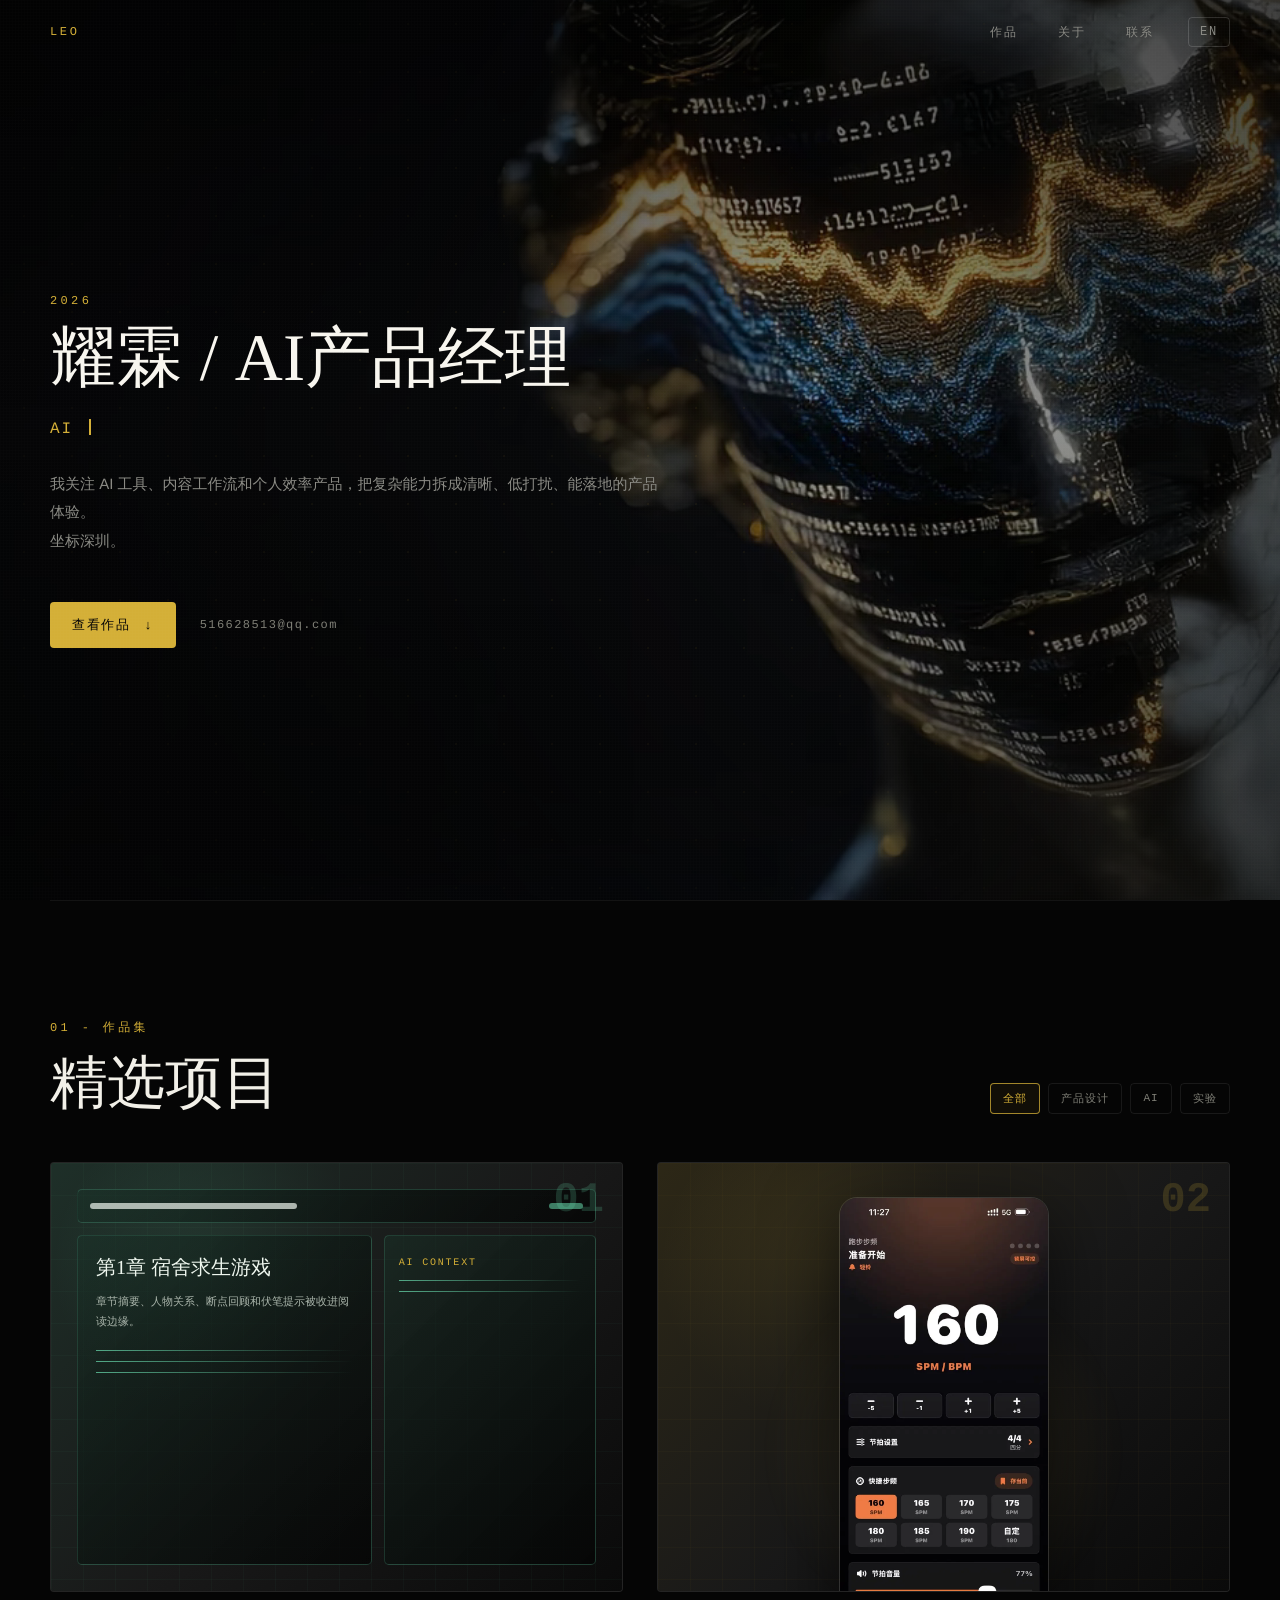
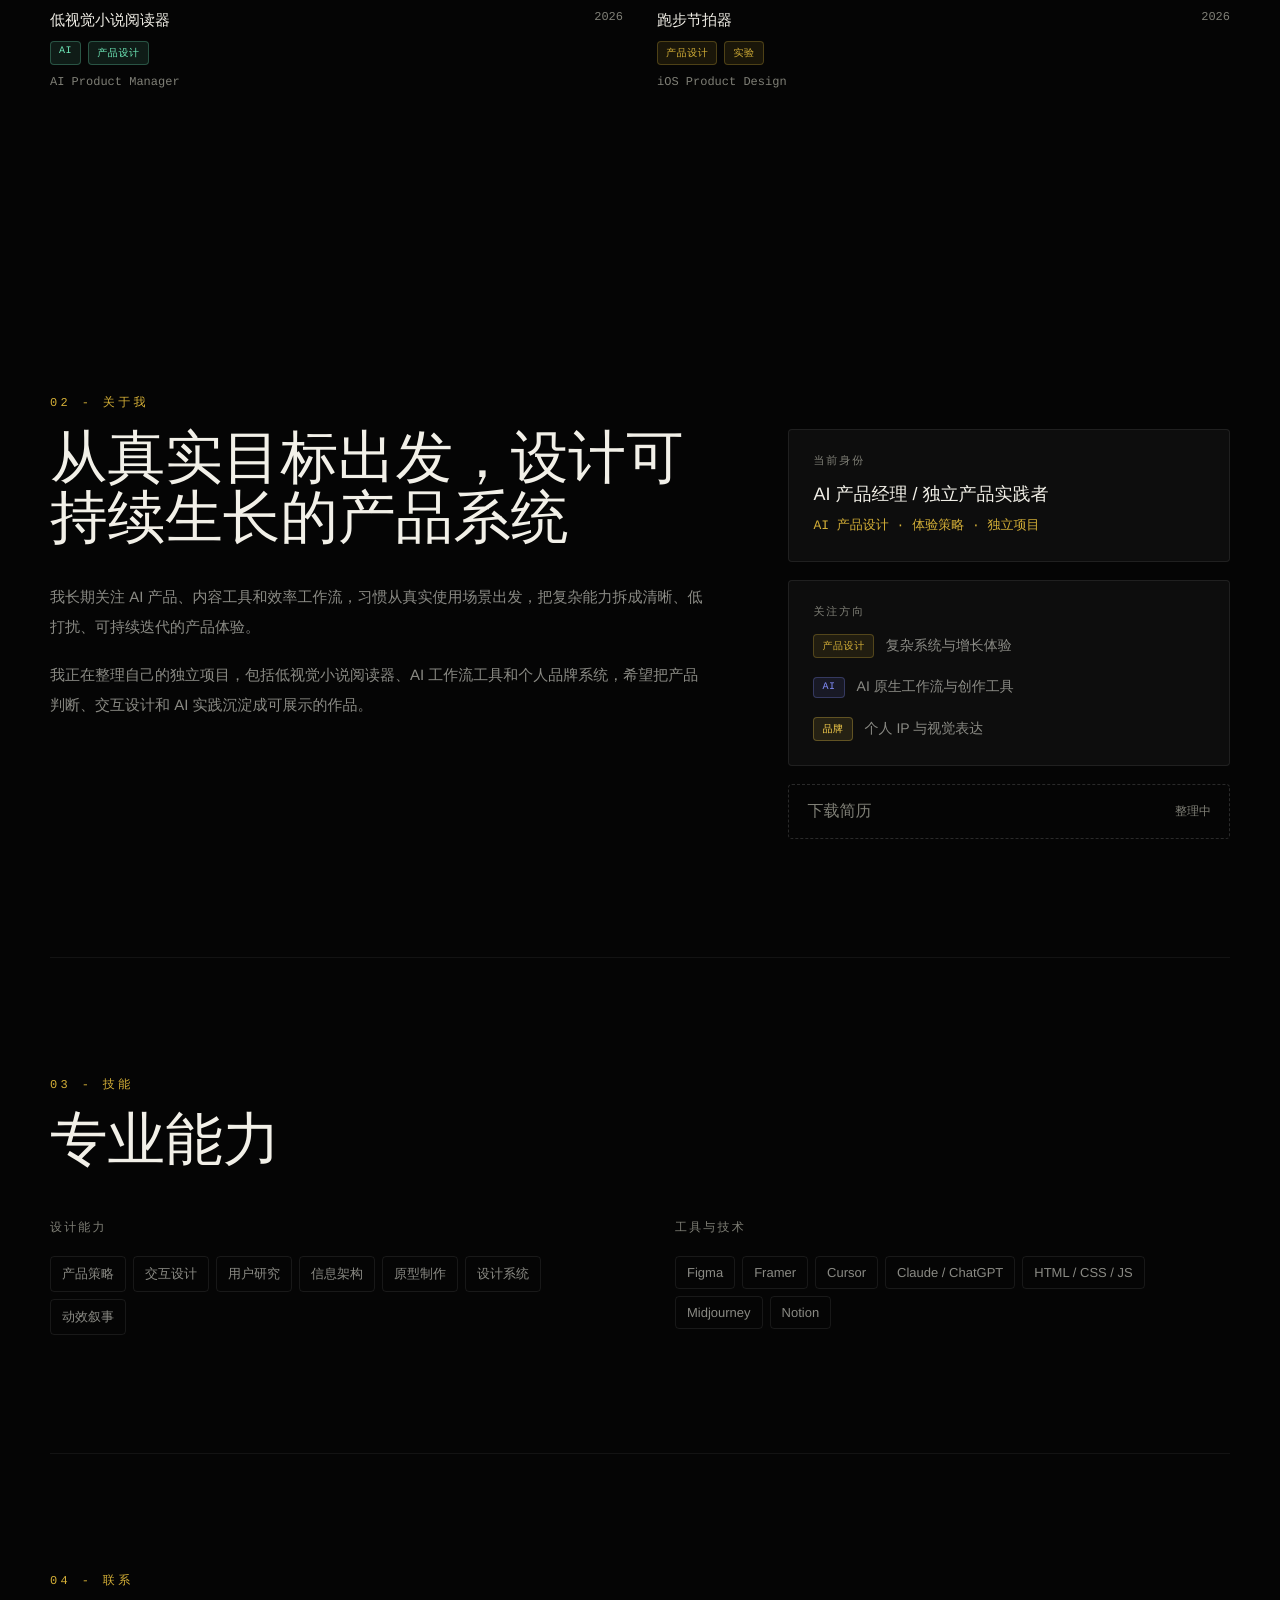
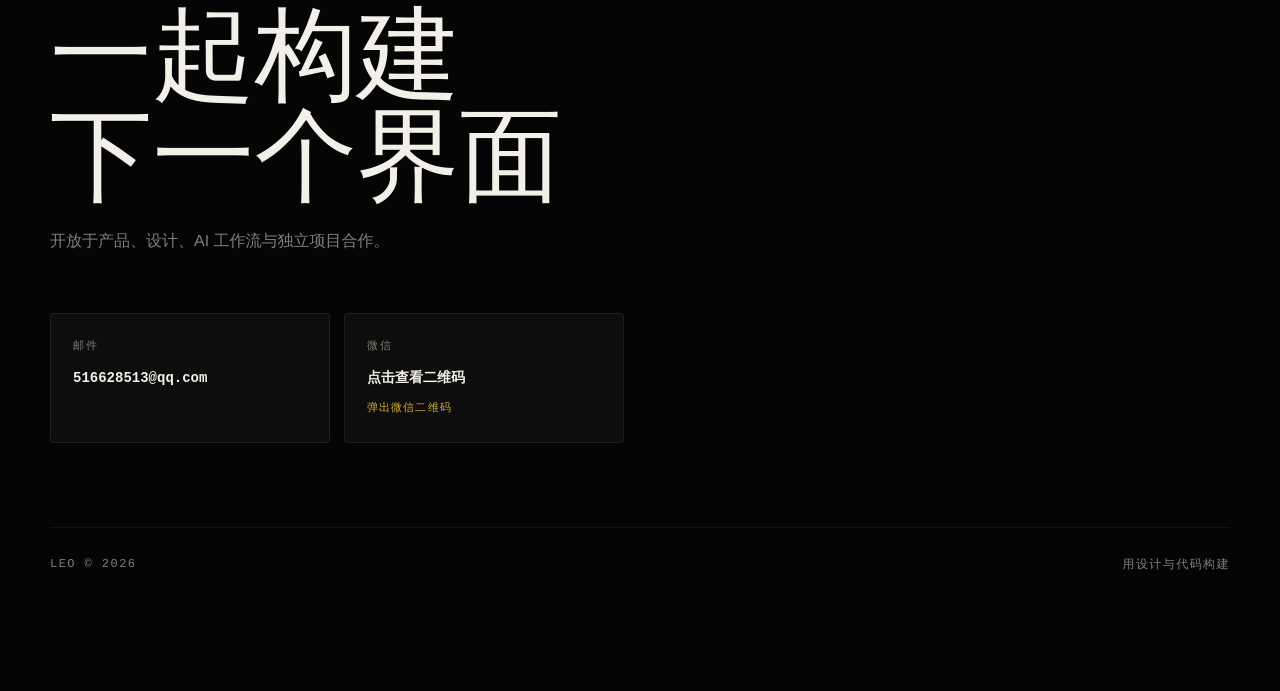
<file: index.html>
<!doctype html>
<html lang="zh-CN">
  <head>
    <meta charset="utf-8" />
    <meta name="viewport" content="width=device-width, initial-scale=1" />
    <title>耀霖 - AI 产品经理作品集</title>
    <meta
      name="description"
      content="耀霖的个人作品集：AI 产品经理，关注产品设计、交互体验、AI 工具和独立项目。"
    />
    <link rel="canonical" href="https://geyaolin.cn/" />
    <meta name="theme-color" content="#050505" />
    <meta property="og:type" content="website" />
    <meta property="og:site_name" content="耀霖 Portfolio" />
    <meta property="og:title" content="耀霖 - AI 产品经理作品集" />
    <meta property="og:description" content="耀霖的个人作品集：AI 产品经理，关注产品设计、交互体验、AI 工具和独立项目。" />
    <meta property="og:url" content="https://geyaolin.cn/" />
    <meta property="og:image" content="https://geyaolin.cn/assets/hero-cover.jpg" />
    <meta name="twitter:card" content="summary_large_image" />
    <meta name="twitter:title" content="耀霖 - AI 产品经理作品集" />
    <meta name="twitter:description" content="耀霖的个人作品集：AI 产品经理，关注产品设计、交互体验、AI 工具和独立项目。" />
    <meta name="twitter:image" content="https://geyaolin.cn/assets/hero-cover.jpg" />
    <link rel="stylesheet" href="./styles.css" />
  </head>
  <body>
    <header class="site-header" data-header>
      <nav class="nav-shell" aria-label="Primary navigation">
        <a class="brand-mark" href="#top" data-scroll>LEO</a>

        <div class="nav-links" data-nav-links>
          <button class="nav-link" type="button" data-goto="#work" data-i18n="nav.work">作品</button>
          <button class="nav-link" type="button" data-goto="#about" data-i18n="nav.about">关于</button>
          <button class="nav-link" type="button" data-goto="#contact" data-i18n="nav.contact">联系</button>
          <button class="lang-toggle" type="button" data-lang-toggle>EN</button>
        </div>

        <div class="mobile-actions">
          <button class="lang-toggle mobile-lang" type="button" data-lang-toggle-mobile>EN</button>
          <button class="menu-toggle" type="button" aria-label="打开菜单" aria-expanded="false" data-menu-toggle>
            <span></span>
            <span></span>
            <span></span>
          </button>
        </div>
      </nav>

      <div class="mobile-menu" data-mobile-menu>
        <button type="button" data-goto="#work" data-i18n="nav.work">作品</button>
        <button type="button" data-goto="#about" data-i18n="nav.about">关于</button>
        <button type="button" data-goto="#contact" data-i18n="nav.contact">联系</button>
      </div>
    </header>

    <main id="top">
      <section class="hero-section" aria-label="Intro">
        <video class="hero-video" autoplay muted playsinline loop preload="metadata" poster="./assets/hero-cover.jpg" aria-hidden="true">
          <source src="./assets/hero-bg.webm" type="video/webm" />
          <source src="./assets/hero-bg-optimized.mp4" type="video/mp4" />
        </video>
        <div class="hero-shade" aria-hidden="true"></div>
        <div class="hero-grid" aria-hidden="true"></div>

        <div class="hero-content reveal">
          <p class="eyebrow" data-i18n="hero.year">2026</p>
          <h1 data-i18n="hero.title">耀霖 / AI<br class="mobile-title-break" />产品经理</h1>
          <p class="type-line">
            <span data-typewriter></span><span class="caret" aria-hidden="true"></span>
          </p>
          <p class="hero-copy" data-i18n="hero.tagline">
            我关注 AI 工具、内容工作流和个人效率产品，把复杂能力拆成清晰、低打扰、能落地的产品体验。坐标深圳。
          </p>

          <div class="hero-actions">
            <button class="primary-action" type="button" data-goto="#work">
              <span data-i18n="hero.cta">查看作品</span>
              <span aria-hidden="true">↓</span>
            </button>
            <a class="quiet-link" href="mailto:516628513@qq.com" data-email-link>516628513@qq.com</a>
          </div>
        </div>
      </section>

      <section class="section-shell section-line" id="work">
        <div class="section-heading">
          <div>
            <p class="eyebrow reveal" data-i18n="work.kicker">01 - 作品集</p>
            <h2 class="section-title reveal" data-i18n="work.title">精选项目</h2>
          </div>
          <div class="filter-row reveal" data-filter-row aria-label="Project filters"></div>
        </div>

        <div class="project-grid" data-project-grid></div>
        <p class="section-note reveal" data-i18n="work.note">更多项目正在整理中</p>
      </section>

      <section class="section-shell" id="about">
        <p class="eyebrow reveal" data-i18n="about.kicker">02 - 关于我</p>
        <div class="about-layout">
          <div>
            <h2 class="section-title about-title reveal" data-i18n="about.title">
              从真实目标出发，设计可持续生长的产品系统
            </h2>
            <div class="about-copy reveal" data-about-copy></div>
          </div>

          <aside class="info-stack reveal" aria-label="Profile highlights">
            <div class="info-panel">
              <p class="panel-label" data-i18n="about.currentLabel">当前身份</p>
              <p class="panel-title" data-i18n="about.current">AI 产品经理 / 独立产品实践者</p>
              <p class="panel-accent" data-i18n="about.focus">AI 产品设计 · 体验策略 · 独立项目</p>
            </div>

            <div class="info-panel">
              <p class="panel-label" data-i18n="about.directionLabel">关注方向</p>
              <div class="tag-list" data-direction-tags></div>
            </div>

            <a class="resume-strip" aria-disabled="true" data-resume-link>
              <span data-i18n="about.resume">下载简历</span>
              <span data-i18n="about.resumeState">整理中</span>
            </a>
          </aside>
        </div>
      </section>

      <section class="section-shell section-line">
        <p class="eyebrow reveal" data-i18n="skills.kicker">03 - 技能</p>
        <h2 class="section-title reveal" data-i18n="skills.title">专业能力</h2>
        <div class="skill-layout" data-skill-layout></div>
      </section>

      <section class="section-shell section-line" id="contact">
        <p class="eyebrow reveal" data-i18n="contact.kicker">04 - 联系</p>
        <h2 class="contact-title reveal" data-i18n="contact.title">一起构建<br />下一个界面</h2>
        <p class="contact-copy reveal" data-i18n="contact.tagline">
          开放于产品、设计、AI 工作流与独立项目合作。
        </p>

        <div class="contact-grid reveal">
          <button class="contact-card" type="button" data-copy="email">
            <span class="panel-label" data-i18n="contact.emailLabel">邮件</span>
            <strong data-contact-email>516628513@qq.com</strong>
            <small data-copy-state="email"> </small>
          </button>
          <button class="contact-card" type="button" data-copy="wechat" aria-haspopup="dialog" aria-controls="wechat-qr-modal">
            <span class="panel-label" data-i18n="contact.wechatLabel">微信</span>
            <strong data-contact-wechat>点击查看二维码</strong>
            <small data-copy-state="wechat"> </small>
          </button>
        </div>

        <footer class="site-footer reveal">
          <span data-i18n="footer.copyright">LEO © 2026</span>
          <span data-i18n="footer.made">用设计与代码构建</span>
        </footer>
      </section>
    </main>

    <div class="qr-modal" id="wechat-qr-modal" role="dialog" aria-modal="true" aria-labelledby="wechat-qr-title" hidden data-qr-modal>
      <button class="qr-backdrop" type="button" aria-label="关闭微信二维码" data-qr-close></button>
      <div class="qr-dialog" role="document">
        <button class="qr-close" type="button" aria-label="关闭微信二维码" data-qr-close>X</button>
        <p class="eyebrow" data-i18n="contact.qrKicker">WECHAT</p>
        <h2 id="wechat-qr-title" data-i18n="contact.qrTitle">微信二维码</h2>
        <div class="qr-frame">
          <img src="./assets/wechat-qr.jpg" alt="LEO 微信二维码" data-qr-image />
        </div>
        <p class="qr-caption" data-i18n="contact.qrSubtitle">添加 LEO，一起聊产品、AI 和生活。</p>
      </div>
    </div>

    <script src="./content.js"></script>
    <script src="./script.js"></script>
  </body>
</html>
</file>
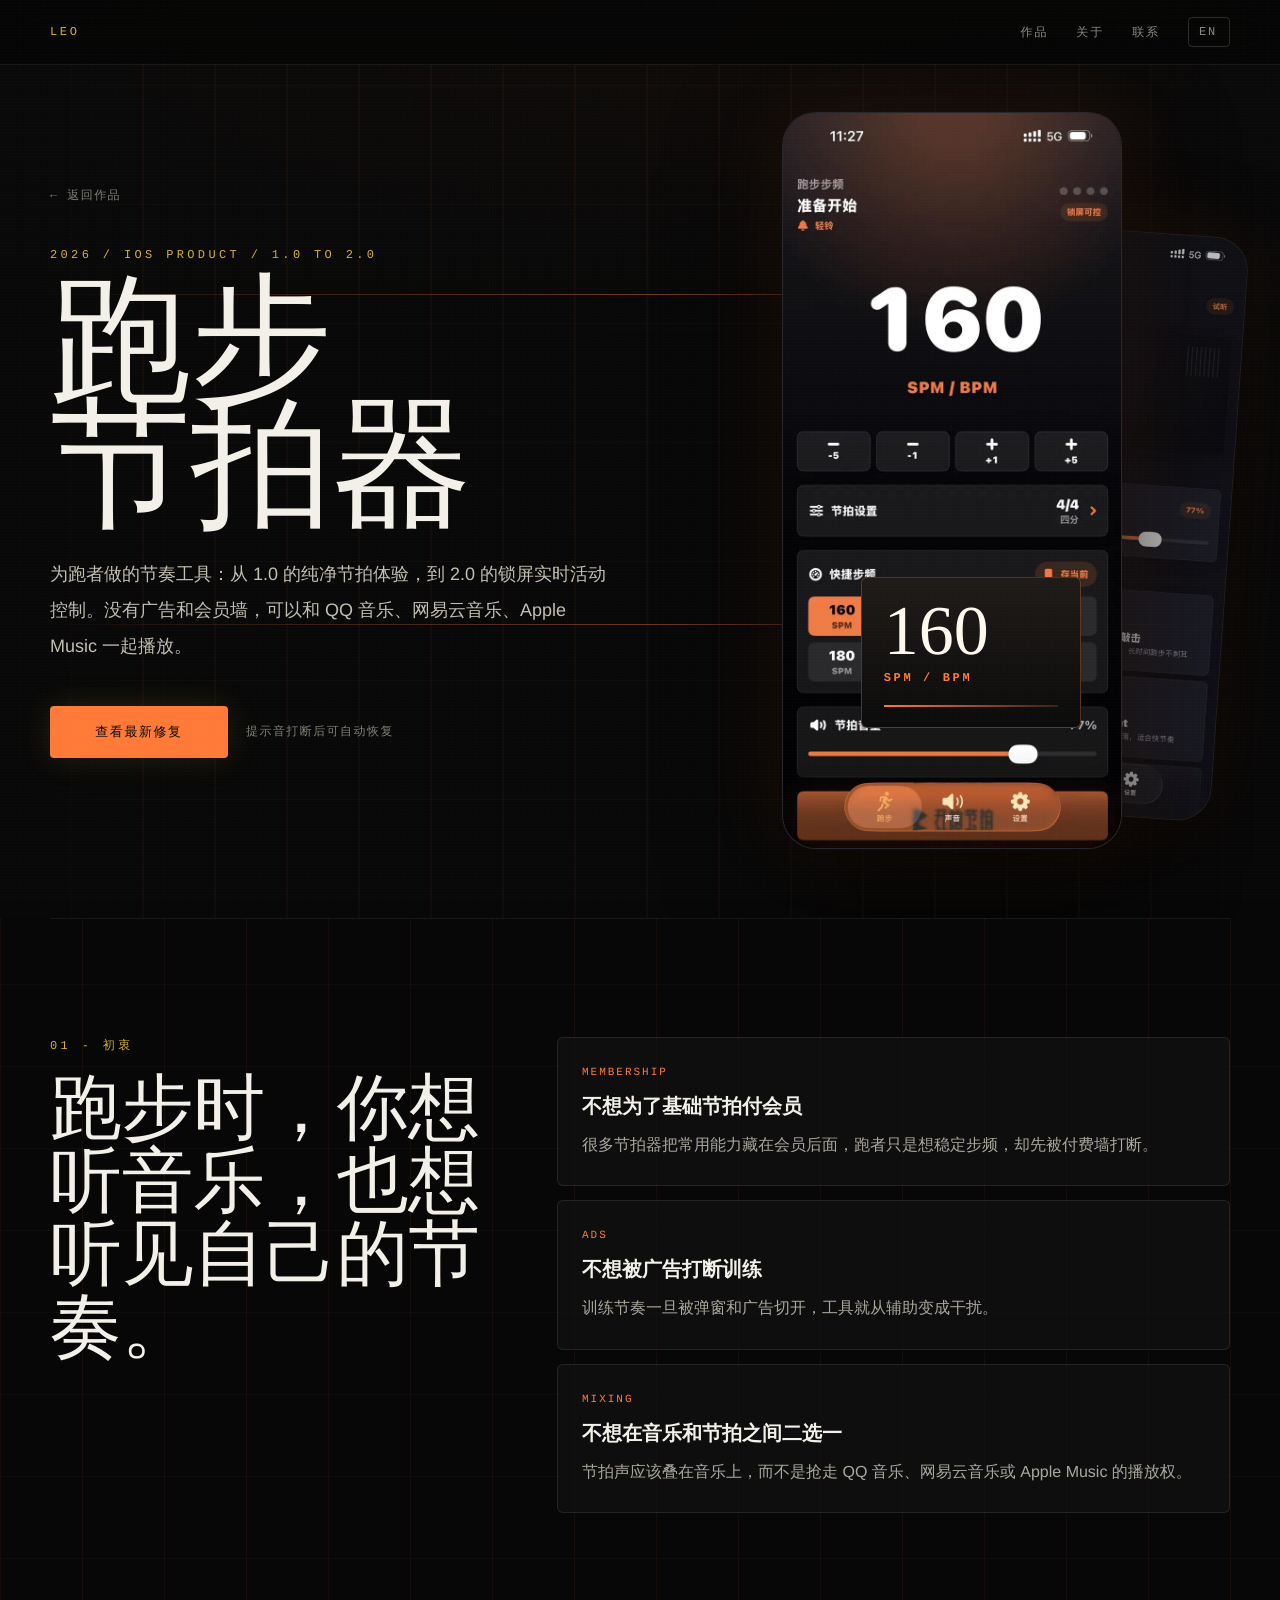
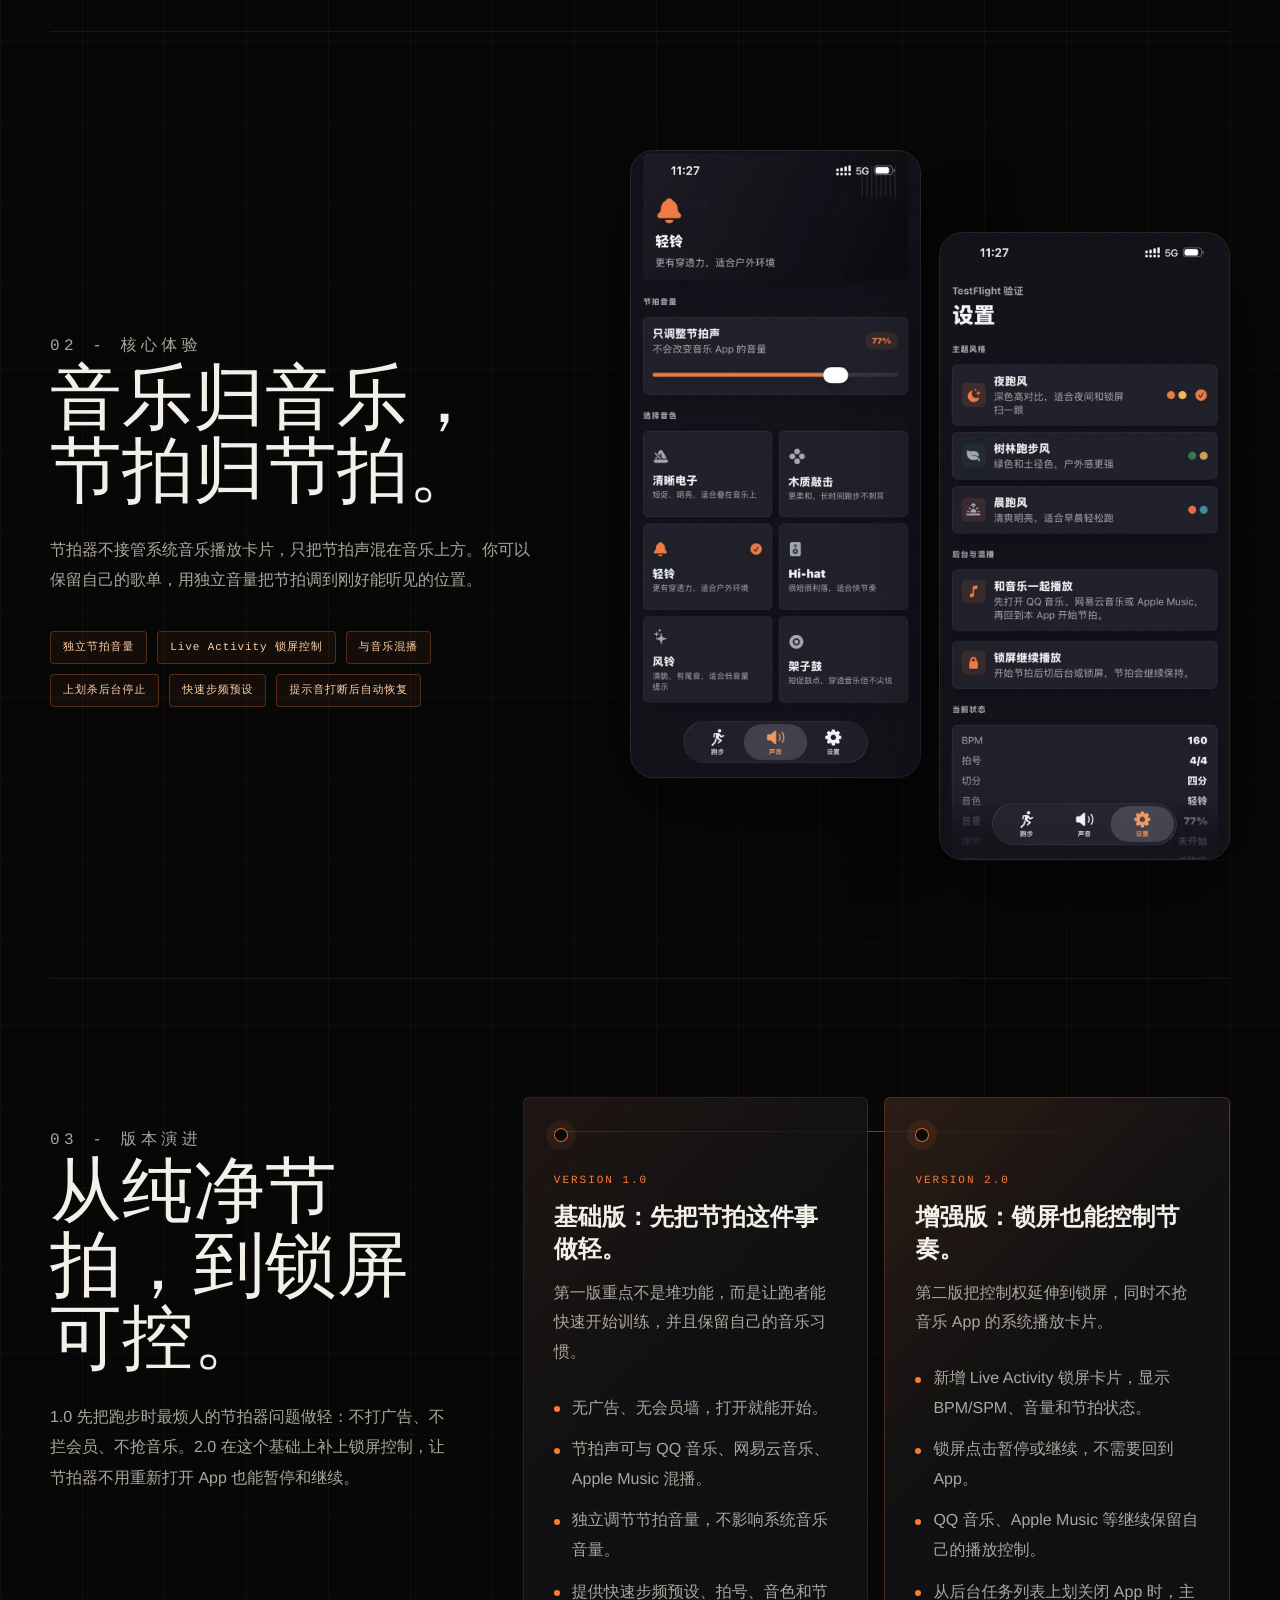
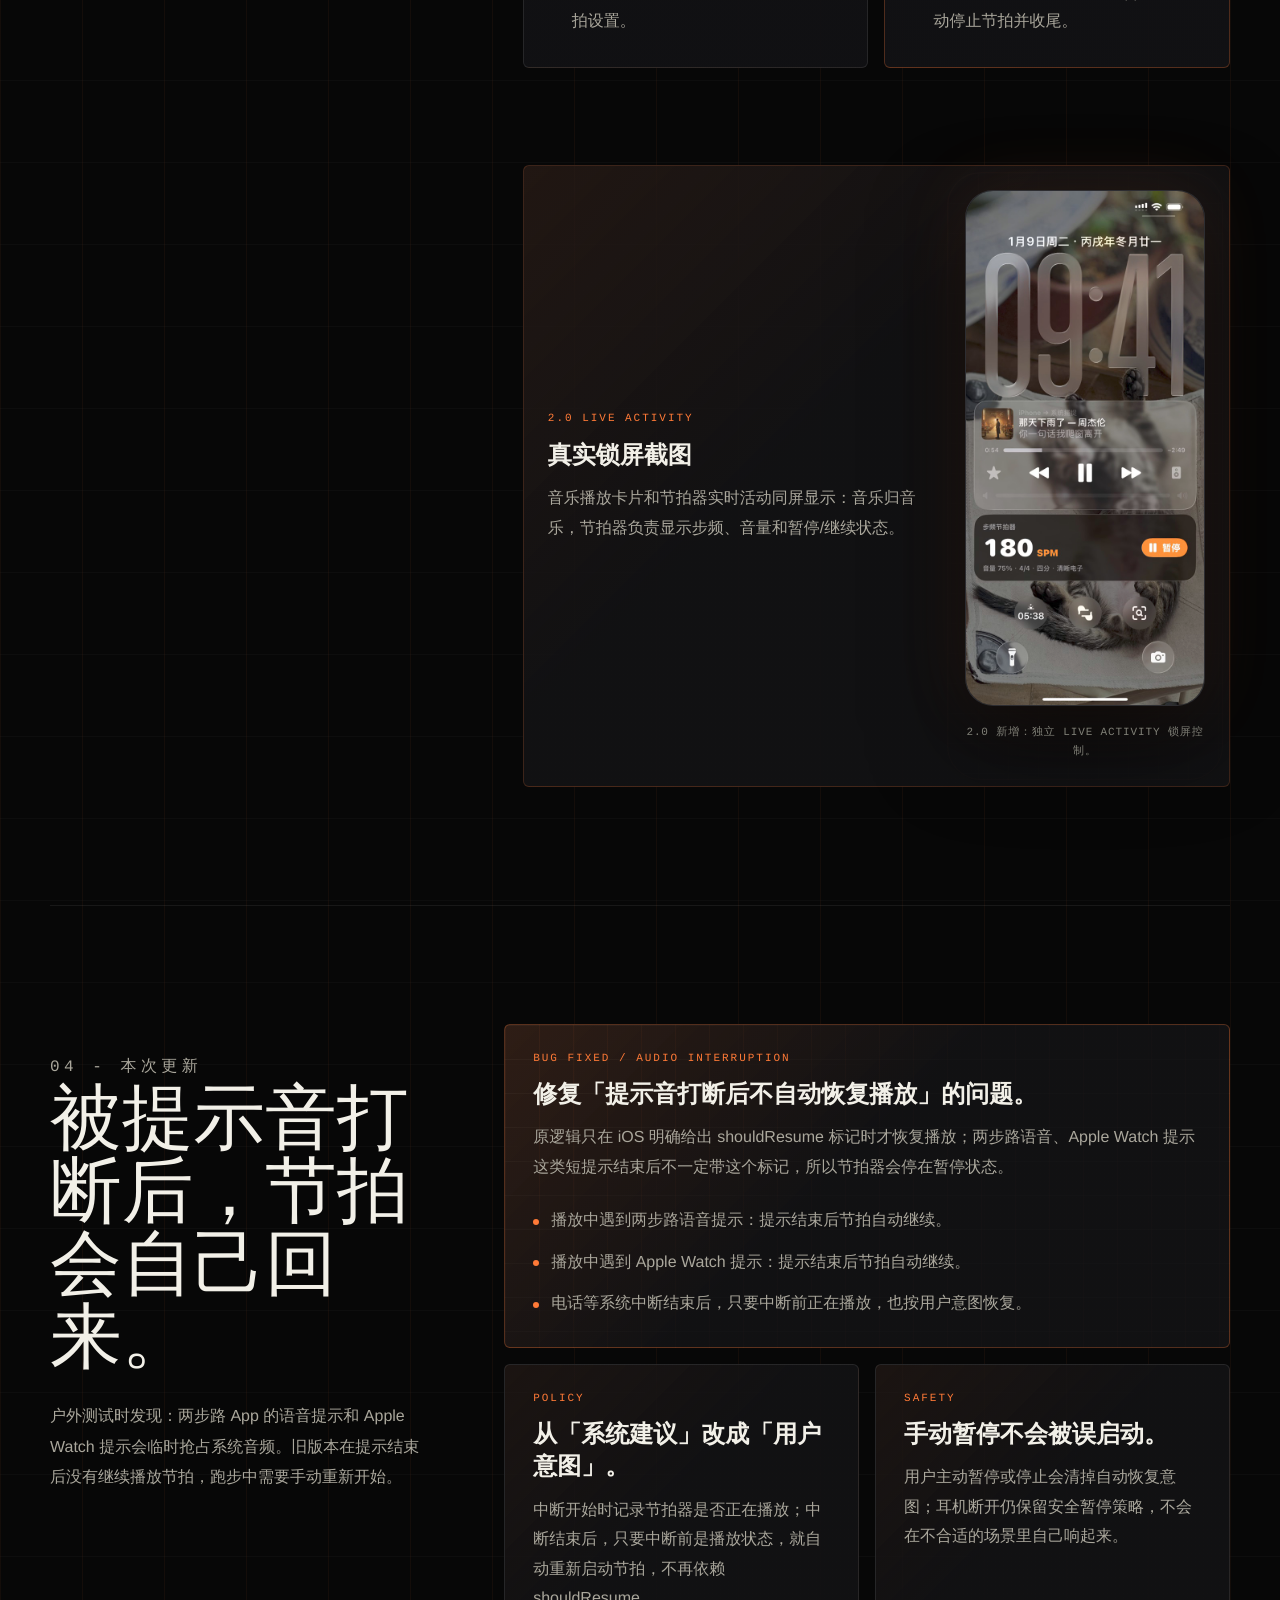
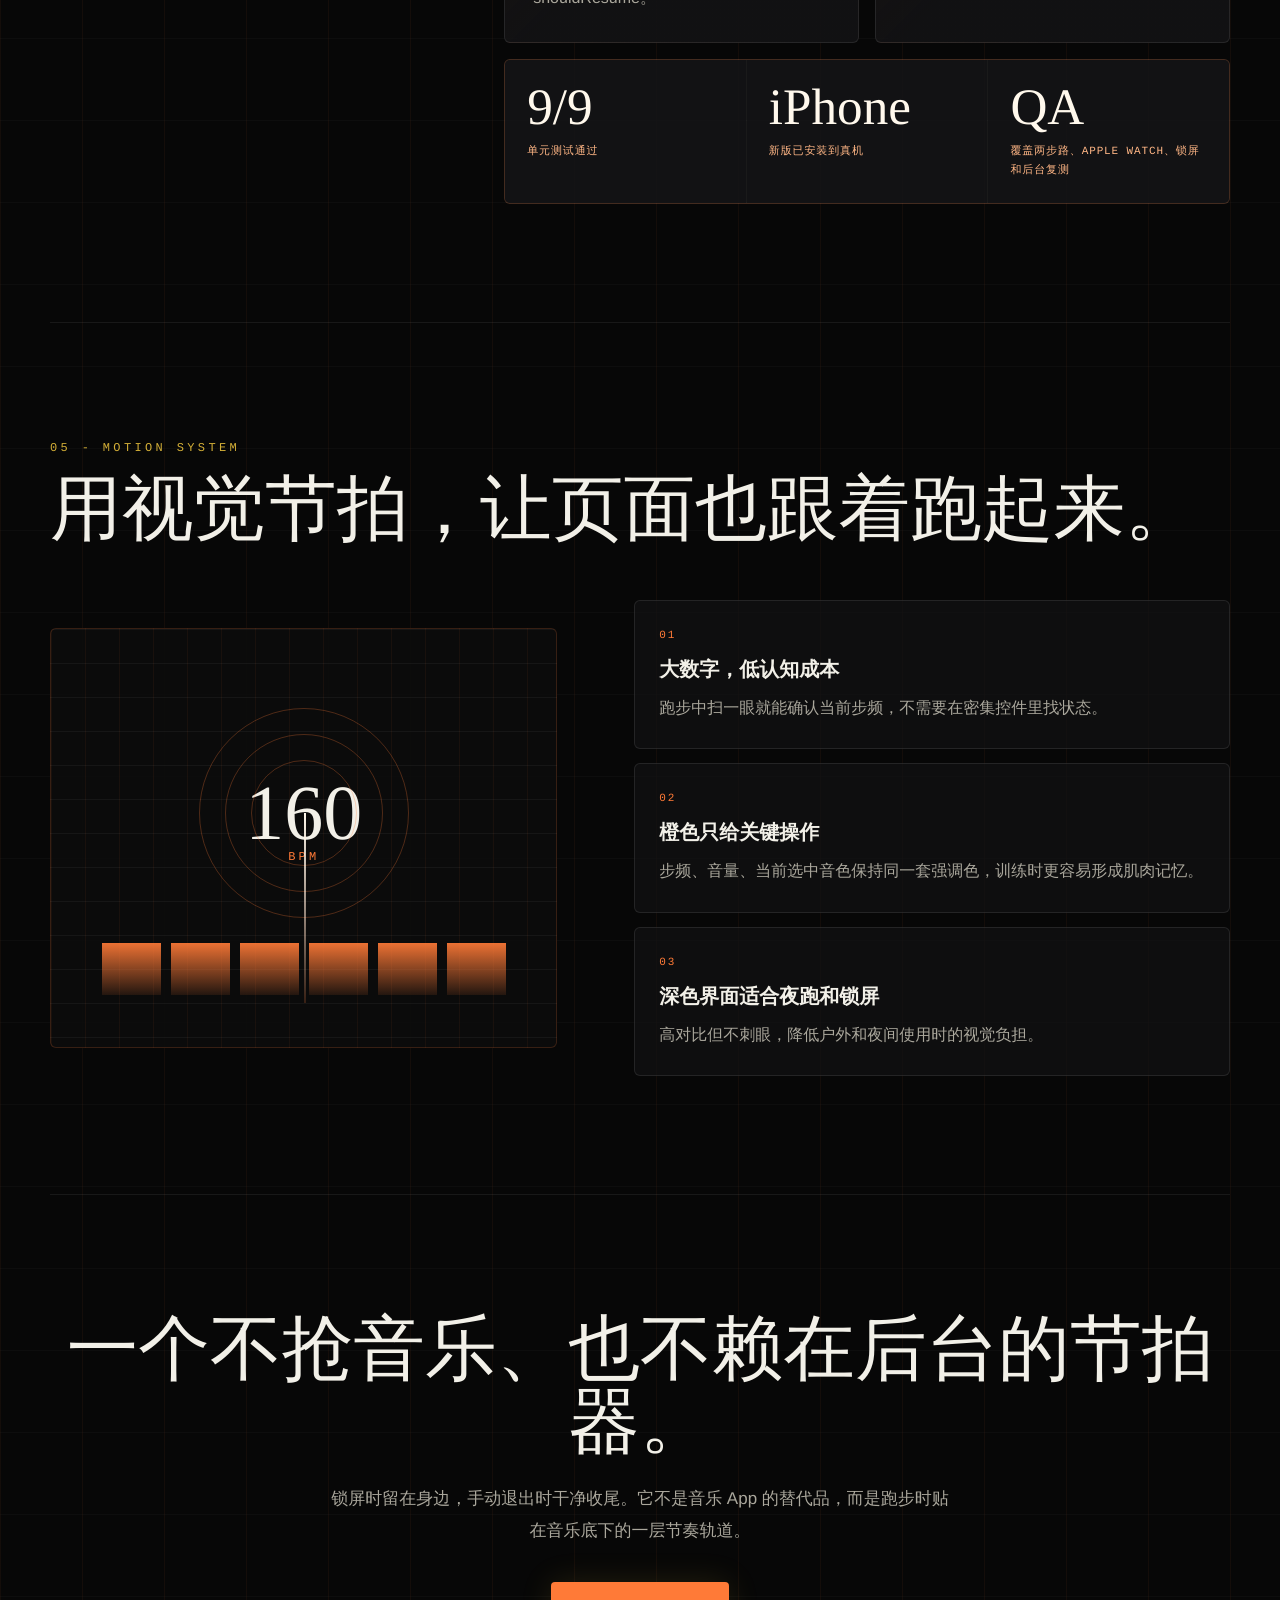
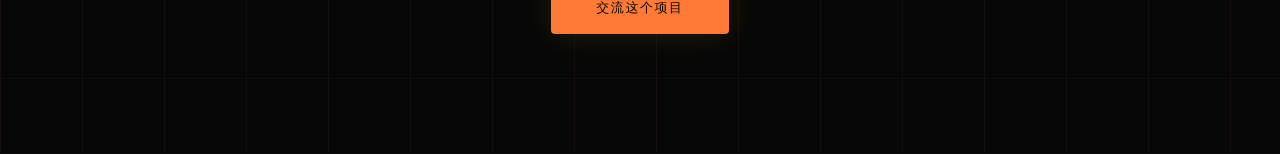
<file: metronome.html>
<!doctype html>
<html lang="zh-CN">
  <head>
    <meta charset="utf-8" />
    <meta name="viewport" content="width=device-width, initial-scale=1" />
    <title>跑步节拍器 - 耀霖 Portfolio</title>
    <meta name="description" content="跑步节拍器项目介绍：从 1.0 的纯净节拍体验，到 2.0 的锁屏实时活动控制，并修复两步路和 Apple Watch 提示音打断后不自动恢复的问题。" />
    <link rel="canonical" href="https://geyaolin.cn/metronome.html" />
    <meta name="theme-color" content="#080808" />
    <meta property="og:type" content="article" />
    <meta property="og:site_name" content="耀霖 Portfolio" />
    <meta property="og:title" content="跑步节拍器 - 耀霖 Portfolio" />
    <meta property="og:description" content="从纯净节拍到锁屏控制，并修复两步路和 Apple Watch 提示音打断后不自动恢复的问题。" />
    <meta property="og:url" content="https://geyaolin.cn/metronome.html" />
    <meta property="og:image" content="https://geyaolin.cn/assets/metronome/run.webp" />
    <meta name="twitter:card" content="summary_large_image" />
    <meta name="twitter:title" content="跑步节拍器 - 耀霖 Portfolio" />
    <meta name="twitter:description" content="从纯净节拍到锁屏控制，并修复两步路和 Apple Watch 提示音打断后不自动恢复的问题。" />
    <meta name="twitter:image" content="https://geyaolin.cn/assets/metronome/run.webp" />
    <link rel="stylesheet" href="./styles.css?v=20260614-metronome-fix" />
  </head>
  <body class="metro-body">
    <header class="site-header is-scrolled">
      <nav class="nav-shell" aria-label="Primary navigation">
        <a class="brand-mark" href="./index.html#top">LEO</a>
        <div class="nav-links">
          <a class="nav-link" href="./index.html#work">作品</a>
          <a class="nav-link" href="./index.html#about">关于</a>
          <a class="nav-link" href="./index.html#contact">联系</a>
          <a class="lang-toggle" href="./index.html">EN</a>
        </div>
        <div class="case-mobile-links">
          <a href="./index.html#work">作品</a>
          <a href="./index.html#contact">联系</a>
        </div>
      </nav>
    </header>

    <main class="metro-main">
      <section class="metro-hero">
        <div class="metro-track" aria-hidden="true"></div>
        <div class="metro-shell metro-hero-grid">
          <div class="metro-copy">
            <a class="back-link" href="./index.html#work">← 返回作品</a>
            <p class="eyebrow">2026 / IOS PRODUCT / 1.0 TO 2.0</p>
            <h1>跑步<br /><span class="metro-title-line">节拍器</span></h1>
            <p class="metro-lede">
              为跑者做的节奏工具：从 1.0 的纯净节拍体验，到 2.0 的锁屏实时活动控制。没有广告和会员墙，可以和 QQ 音乐、网易云音乐、Apple Music 一起播放。
            </p>
            <div class="metro-hero-actions">
              <a class="download-action metro-action" href="#interruption-fix">查看最新修复</a>
              <span>提示音打断后可自动恢复</span>
            </div>
          </div>

          <div class="metro-stage" aria-label="跑步节拍器界面预览">
            <div class="metro-phone metro-phone-main">
              <img src="./assets/metronome/run.webp" alt="跑步节拍器主界面，显示 160 SPM/BPM、快捷步频和节拍音量" />
            </div>
            <div class="metro-pulse-card" aria-hidden="true">
              <span>160</span>
              <strong>SPM / BPM</strong>
              <i></i>
            </div>
            <div class="metro-phone metro-phone-back">
              <img src="./assets/metronome/sound.webp" alt="声音设置界面，显示节拍音量独立调节和音色选择" />
            </div>
          </div>
        </div>
      </section>

      <section class="metro-shell metro-problem" id="design-story">
        <div>
          <p class="eyebrow">01 - 初衷</p>
          <h2>跑步时，你想听音乐，也想听见自己的节奏。</h2>
        </div>
        <div class="metro-problem-grid">
          <article>
            <span>Membership</span>
            <h3>不想为了基础节拍付会员</h3>
            <p>很多节拍器把常用能力藏在会员后面，跑者只是想稳定步频，却先被付费墙打断。</p>
          </article>
          <article>
            <span>Ads</span>
            <h3>不想被广告打断训练</h3>
            <p>训练节奏一旦被弹窗和广告切开，工具就从辅助变成干扰。</p>
          </article>
          <article>
            <span>Mixing</span>
            <h3>不想在音乐和节拍之间二选一</h3>
            <p>节拍声应该叠在音乐上，而不是抢走 QQ 音乐、网易云音乐或 Apple Music 的播放权。</p>
          </article>
        </div>
      </section>

      <section class="metro-shell metro-feature-band">
        <div class="metro-feature-copy">
          <p class="eyebrow">02 - 核心体验</p>
          <h2>音乐归音乐，节拍归节拍。</h2>
          <p>
            节拍器不接管系统音乐播放卡片，只把节拍声混在音乐上方。你可以保留自己的歌单，用独立音量把节拍调到刚好能听见的位置。
          </p>
          <div class="metro-spec-list">
            <span>独立节拍音量</span>
            <span>Live Activity 锁屏控制</span>
            <span>与音乐混播</span>
            <span>上划杀后台停止</span>
            <span>快速步频预设</span>
            <span>提示音打断后自动恢复</span>
          </div>
        </div>
        <div class="metro-screens">
          <img src="./assets/metronome/sound-grid.webp" alt="音色选择完整界面，包含清晰电子、木质敲击、轻铃、Hi-hat、风铃、架子鼓" />
          <img src="./assets/metronome/settings.webp" alt="设置界面，包含主题风格、和音乐一起播放、锁屏继续播放和当前状态" />
        </div>
      </section>

      <section class="metro-shell metro-update" id="version-2">
        <div class="metro-update-copy">
          <p class="eyebrow">03 - 版本演进</p>
          <h2>从纯净节拍，到锁屏可控。</h2>
          <p>
            1.0 先把跑步时最烦人的节拍器问题做轻：不打广告、不拦会员、不抢音乐。2.0 在这个基础上补上锁屏控制，让节拍器不用重新打开 App 也能暂停和继续。
          </p>
        </div>
        <div class="metro-version-flow">
          <article class="metro-version-card">
            <span>Version 1.0</span>
            <h3>基础版：先把节拍这件事做轻。</h3>
            <p>第一版重点不是堆功能，而是让跑者能快速开始训练，并且保留自己的音乐习惯。</p>
            <ul>
              <li>无广告、无会员墙，打开就能开始。</li>
              <li>节拍声可与 QQ 音乐、网易云音乐、Apple Music 混播。</li>
              <li>独立调节节拍音量，不影响系统音乐音量。</li>
              <li>提供快速步频预设、拍号、音色和节拍设置。</li>
            </ul>
          </article>

          <article class="metro-version-card metro-version-card-current">
            <span>Version 2.0</span>
            <h3>增强版：锁屏也能控制节奏。</h3>
            <p>第二版把控制权延伸到锁屏，同时不抢音乐 App 的系统播放卡片。</p>
            <ul>
              <li>新增 Live Activity 锁屏卡片，显示 BPM/SPM、音量和节拍状态。</li>
              <li>锁屏点击暂停或继续，不需要回到 App。</li>
              <li>QQ 音乐、Apple Music 等继续保留自己的播放控制。</li>
              <li>从后台任务列表上划关闭 App 时，主动停止节拍并收尾。</li>
            </ul>
          </article>
        </div>
        <div class="metro-update-proof">
          <div class="metro-update-proof-copy">
            <span>2.0 Live Activity</span>
            <h3>真实锁屏截图</h3>
            <p>音乐播放卡片和节拍器实时活动同屏显示：音乐归音乐，节拍器负责显示步频、音量和暂停/继续状态。</p>
          </div>
          <figure class="metro-lockshot">
            <img src="./assets/metronome/lock-screen-2.0.jpg" alt="iPhone 锁屏同时显示音乐播放卡片和跑步节拍器 Live Activity，节拍器显示步频、音量和暂停按钮" />
            <figcaption>2.0 新增：独立 Live Activity 锁屏控制。</figcaption>
          </figure>
        </div>
      </section>

      <section class="metro-shell metro-fix" id="interruption-fix">
        <div class="metro-fix-intro">
          <p class="eyebrow">04 - 本次更新</p>
          <h2>被提示音打断后，节拍会自己回来。</h2>
          <p>
            户外测试时发现：两步路 App 的语音提示和 Apple Watch 提示会临时抢占系统音频。旧版本在提示结束后没有继续播放节拍，跑步中需要手动重新开始。
          </p>
        </div>

        <div class="metro-fix-grid">
          <article class="metro-fix-card metro-fix-card-primary">
            <span>Bug Fixed / Audio Interruption</span>
            <h3>修复「提示音打断后不自动恢复播放」的问题。</h3>
            <p>
              原逻辑只在 iOS 明确给出 shouldResume 标记时才恢复播放；两步路语音、Apple Watch 提示这类短提示结束后不一定带这个标记，所以节拍器会停在暂停状态。
            </p>
            <ul>
              <li>播放中遇到两步路语音提示：提示结束后节拍自动继续。</li>
              <li>播放中遇到 Apple Watch 提示：提示结束后节拍自动继续。</li>
              <li>电话等系统中断结束后，只要中断前正在播放，也按用户意图恢复。</li>
            </ul>
          </article>

          <article class="metro-fix-card">
            <span>Policy</span>
            <h3>从「系统建议」改成「用户意图」。</h3>
            <p>
              中断开始时记录节拍器是否正在播放；中断结束后，只要中断前是播放状态，就自动重新启动节拍，不再依赖 shouldResume。
            </p>
          </article>

          <article class="metro-fix-card">
            <span>Safety</span>
            <h3>手动暂停不会被误启动。</h3>
            <p>
              用户主动暂停或停止会清掉自动恢复意图；耳机断开仍保留安全暂停策略，不会在不合适的场景里自己响起来。
            </p>
          </article>

          <div class="metro-fix-proof" aria-label="本次更新验证状态">
            <div>
              <strong>9/9</strong>
              <span>单元测试通过</span>
            </div>
            <div>
              <strong>iPhone</strong>
              <span>新版已安装到真机</span>
            </div>
            <div>
              <strong>QA</strong>
              <span>覆盖两步路、Apple Watch、锁屏和后台复测</span>
            </div>
          </div>
        </div>
      </section>

      <section class="metro-shell metro-motion">
        <p class="eyebrow">05 - Motion System</p>
        <h2>用视觉节拍，让页面也跟着跑起来。</h2>
        <div class="metro-motion-grid">
          <div class="metro-beat-visual" aria-hidden="true">
            <div class="metro-rings">
              <span></span>
              <span></span>
              <span></span>
              <strong>160</strong>
              <em>BPM</em>
            </div>
            <div class="metro-needle"></div>
            <div class="metro-bars">
              <i></i>
              <i></i>
              <i></i>
              <i></i>
              <i></i>
              <i></i>
            </div>
          </div>
          <div class="metro-motion-copy">
            <article>
              <span>01</span>
              <h3>大数字，低认知成本</h3>
              <p>跑步中扫一眼就能确认当前步频，不需要在密集控件里找状态。</p>
            </article>
            <article>
              <span>02</span>
              <h3>橙色只给关键操作</h3>
              <p>步频、音量、当前选中音色保持同一套强调色，训练时更容易形成肌肉记忆。</p>
            </article>
            <article>
              <span>03</span>
              <h3>深色界面适合夜跑和锁屏</h3>
              <p>高对比但不刺眼，降低户外和夜间使用时的视觉负担。</p>
            </article>
          </div>
        </div>
      </section>

      <section class="metro-shell metro-closing">
        <h2>一个不抢音乐、也不赖在后台的节拍器。</h2>
        <p>锁屏时留在身边，手动退出时干净收尾。它不是音乐 App 的替代品，而是跑步时贴在音乐底下的一层节奏轨道。</p>
        <a class="download-action metro-action" href="./index.html#contact">交流这个项目</a>
      </section>
    </main>
  </body>
</html>
</file>
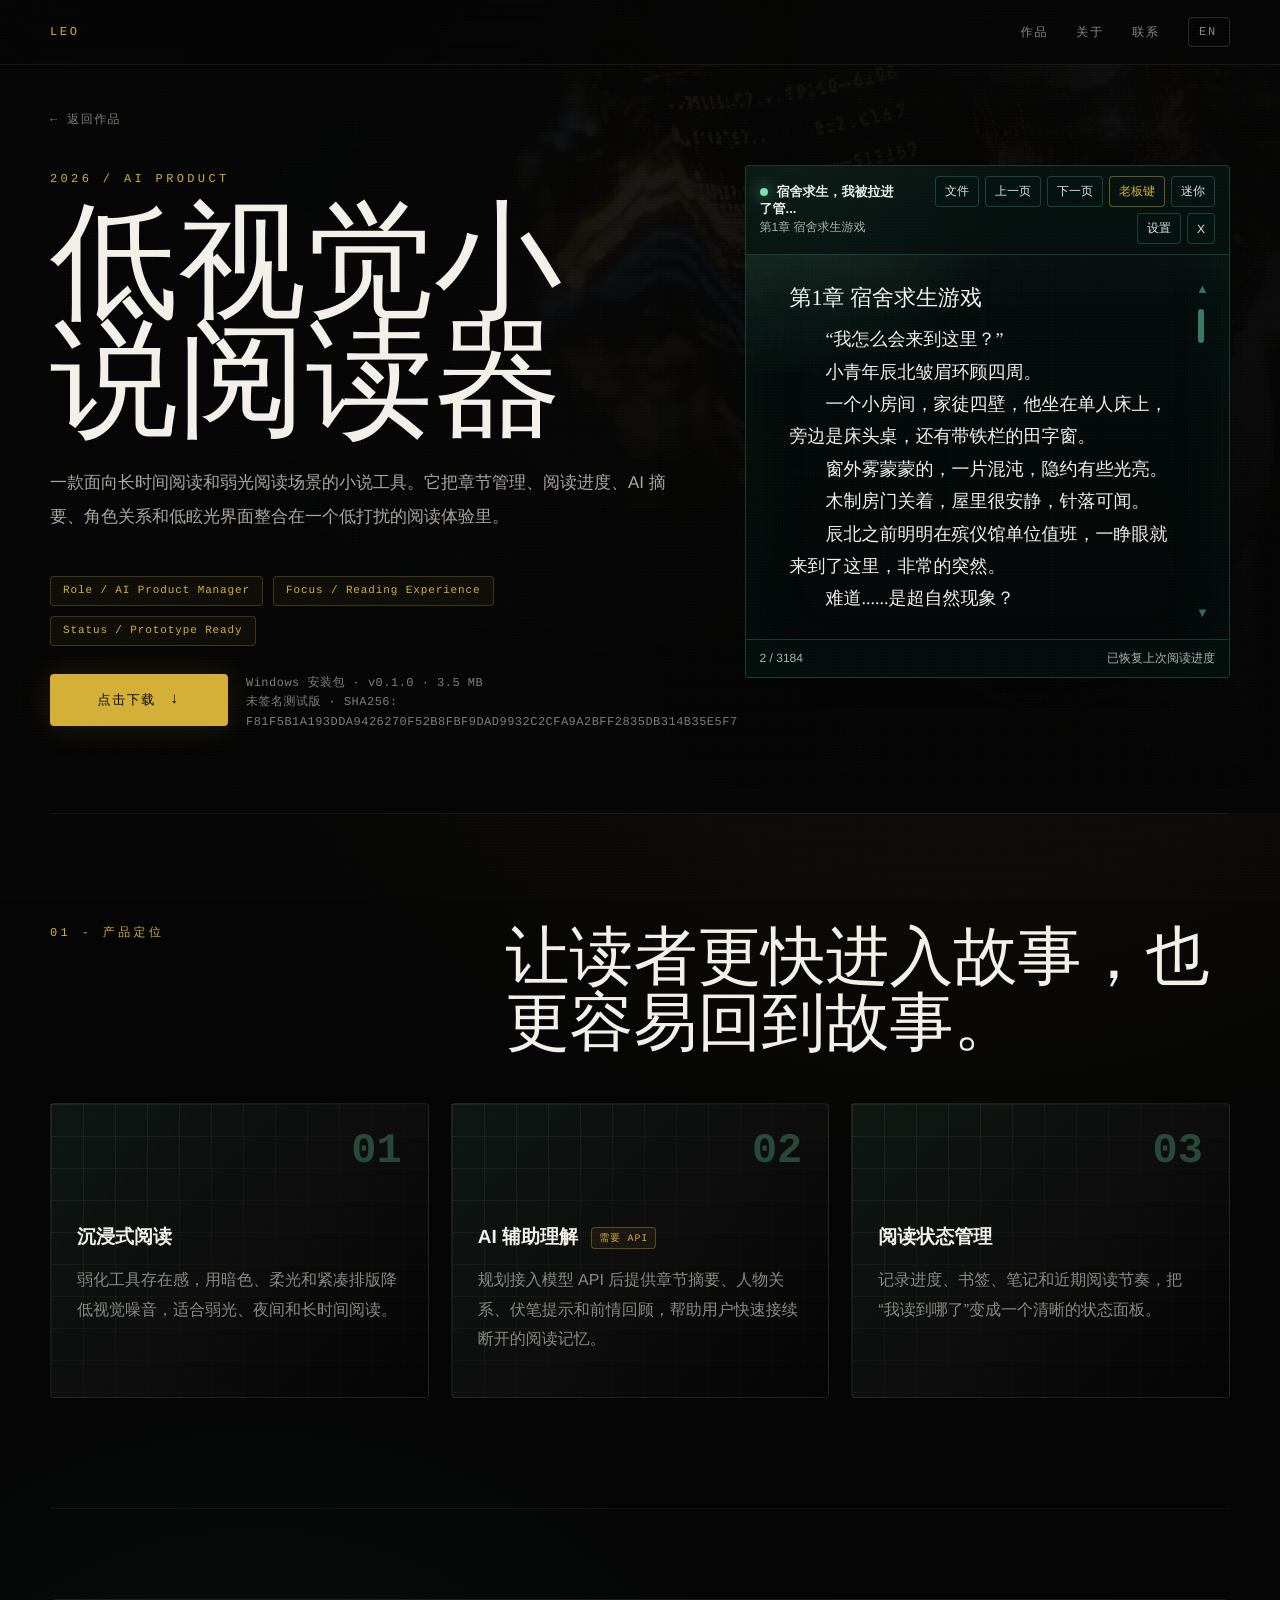
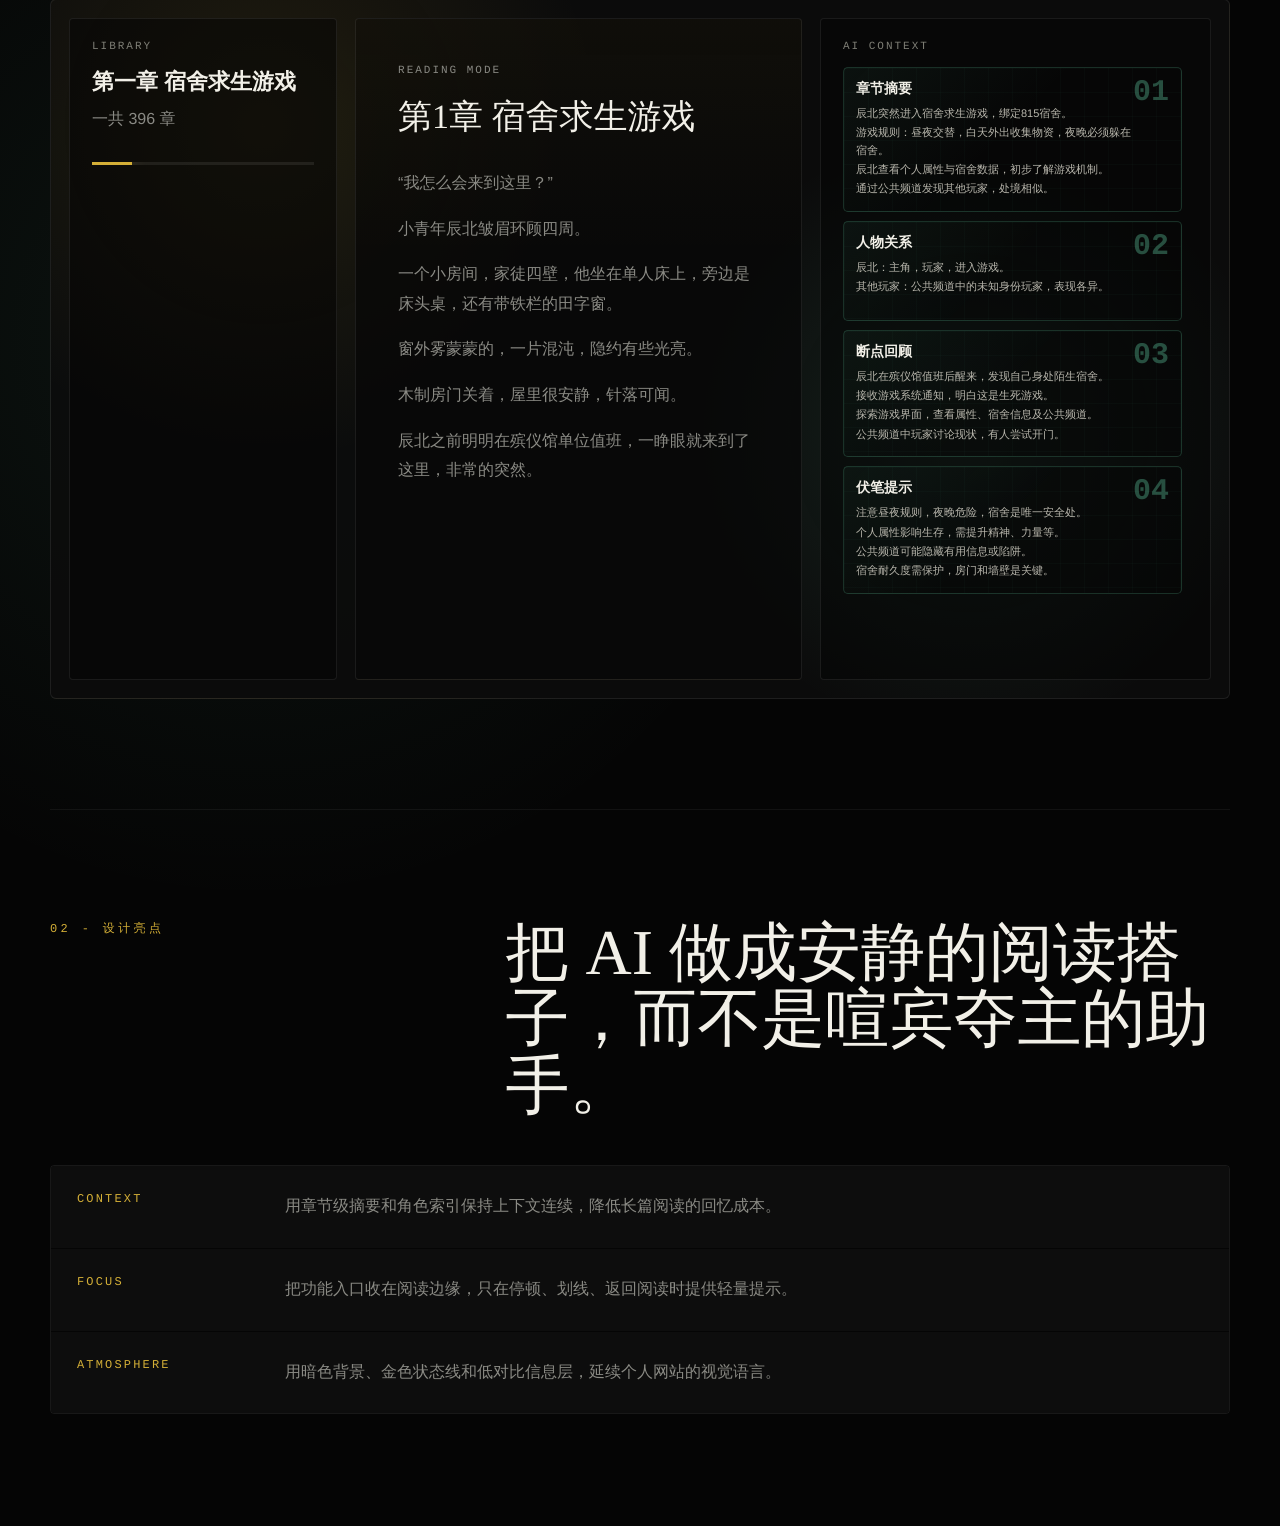
<file: novel-reader.html>
<!doctype html>
<html lang="zh-CN">
  <head>
    <meta charset="utf-8" />
    <meta name="viewport" content="width=device-width, initial-scale=1" />
    <title>低视觉小说阅读器 - 耀霖 Portfolio</title>
    <meta name="description" content="低视觉小说阅读器项目介绍：一款面向长时间阅读和弱光阅读场景的 AI 产品设计案例。" />
    <link rel="canonical" href="https://geyaolin.cn/novel-reader.html" />
    <meta name="theme-color" content="#050505" />
    <meta property="og:type" content="article" />
    <meta property="og:site_name" content="耀霖 Portfolio" />
    <meta property="og:title" content="低视觉小说阅读器 - 耀霖 Portfolio" />
    <meta property="og:description" content="一款面向长时间阅读和弱光阅读场景的 AI 产品设计案例。" />
    <meta property="og:url" content="https://geyaolin.cn/novel-reader.html" />
    <meta property="og:image" content="https://geyaolin.cn/assets/hero-cover.jpg" />
    <meta name="twitter:card" content="summary_large_image" />
    <meta name="twitter:title" content="低视觉小说阅读器 - 耀霖 Portfolio" />
    <meta name="twitter:description" content="一款面向长时间阅读和弱光阅读场景的 AI 产品设计案例。" />
    <meta name="twitter:image" content="https://geyaolin.cn/assets/hero-cover.jpg" />
    <link rel="stylesheet" href="./styles.css" />
  </head>
  <body class="case-body">
    <header class="site-header is-scrolled">
      <nav class="nav-shell" aria-label="Primary navigation">
        <a class="brand-mark" href="./index.html#top">LEO</a>
        <div class="nav-links">
          <a class="nav-link" href="./index.html#work">作品</a>
          <a class="nav-link" href="./index.html#about">关于</a>
          <a class="nav-link" href="./index.html#contact">联系</a>
          <a class="lang-toggle" href="./index.html">EN</a>
        </div>
        <div class="case-mobile-links">
          <a href="./index.html#work">作品</a>
          <a href="./index.html#contact">联系</a>
        </div>
      </nav>
    </header>

    <main class="case-main">
      <section class="case-hero">
        <video class="case-video" autoplay muted playsinline loop preload="metadata" poster="./assets/hero-cover.jpg" aria-hidden="true">
          <source src="./assets/hero-bg.webm" type="video/webm" />
          <source src="./assets/hero-bg-optimized.mp4" type="video/mp4" />
        </video>
        <div class="case-shade" aria-hidden="true"></div>
        <div class="hero-grid" aria-hidden="true"></div>

        <div class="case-shell case-hero-layout">
          <div class="case-copy">
            <a class="back-link" href="./index.html#work">← 返回作品</a>
            <p class="eyebrow">2026 / AI PRODUCT</p>
            <h1 class="case-title">低视觉小说阅读器</h1>
            <p class="case-lede">
              一款面向长时间阅读和弱光阅读场景的小说工具。它把章节管理、阅读进度、AI 摘要、角色关系和低眩光界面整合在一个低打扰的阅读体验里。
            </p>

            <div class="case-meta">
              <span>Role / AI Product Manager</span>
              <span>Focus / Reading Experience</span>
              <span>Status / Prototype Ready</span>
            </div>

            <div class="download-block">
              <a
                class="download-action"
                href="./downloads/low-vision-reader-0.1.0-x64-setup.exe"
                download="低视觉阅读器_0.1.0_x64-setup.exe"
                aria-label="点击下载低视觉阅读器 Windows 安装包"
              >
                <span>点击下载</span>
                <b aria-hidden="true">↓</b>
              </a>
              <p>
                Windows 安装包 · v0.1.0 · 3.5 MB<br />
                未签名测试版 · SHA256: F81F5B1A193DDA9426270F52B8FBF9DAD9932C2CFA9A2BFF2835DB314B35E5F7
              </p>
            </div>
          </div>

          <aside class="hero-reader-preview" aria-label="低视觉小说阅读器界面预览">
            <div class="reader-window-top">
              <div>
                <strong><i></i>宿舍求生，我被拉进了管...</strong>
                <span>第1章 宿舍求生游戏</span>
              </div>
              <nav>
                <span>文件</span>
                <span>上一页</span>
                <span>下一页</span>
                <span class="gold">老板键</span>
                <span>迷你</span>
                <span>设置</span>
                <span>X</span>
              </nav>
            </div>

            <div class="reader-window-body">
              <div class="reader-scrollbar"><span></span></div>
              <h3>第1章 宿舍求生游戏</h3>
              <p>“我怎么会来到这里？”</p>
              <p>小青年辰北皱眉环顾四周。</p>
              <p>一个小房间，家徒四壁，他坐在单人床上，旁边是床头桌，还有带铁栏的田字窗。</p>
              <p>窗外雾蒙蒙的，一片混沌，隐约有些光亮。</p>
              <p>木制房门关着，屋里很安静，针落可闻。</p>
              <p>辰北之前明明在殡仪馆单位值班，一睁眼就来到了这里，非常的突然。</p>
              <p>难道......是超自然现象？</p>
            </div>

            <div class="reader-window-bottom">
              <span>2 / 3184</span>
              <span>已恢复上次阅读进度</span>
            </div>
          </div>
        </div>
      </section>

      <section class="case-section">
        <div class="case-section-heading">
          <p class="eyebrow">01 - 产品定位</p>
          <h2>让读者更快进入故事，也更容易回到故事。</h2>
        </div>
        <div class="case-grid">
          <article class="case-card">
            <span>01</span>
            <h3>沉浸式阅读</h3>
            <p>弱化工具存在感，用暗色、柔光和紧凑排版降低视觉噪音，适合弱光、夜间和长时间阅读。</p>
          </article>
          <article class="case-card">
            <span>02</span>
            <h3>AI 辅助理解 <em>需要 API</em></h3>
            <p>规划接入模型 API 后提供章节摘要、人物关系、伏笔提示和前情回顾，帮助用户快速接续断开的阅读记忆。</p>
          </article>
          <article class="case-card">
            <span>03</span>
            <h3>阅读状态管理</h3>
            <p>记录进度、书签、笔记和近期阅读节奏，把“我读到哪了”变成一个清晰的状态面板。</p>
          </article>
        </div>
      </section>

      <section class="case-section case-demo-section">
        <div class="reader-demo">
          <div class="reader-sidebar">
            <p class="panel-label">Library</p>
            <strong>第一章 宿舍求生游戏</strong>
            <span>一共 396 章</span>
            <div class="reader-progress"><i style="width: 18%"></i></div>
          </div>
          <div class="reader-page">
            <p class="panel-label">Reading Mode</p>
            <h3>第1章 宿舍求生游戏</h3>
            <p>“我怎么会来到这里？”</p>
            <p>小青年辰北皱眉环顾四周。</p>
            <p>一个小房间，家徒四壁，他坐在单人床上，旁边是床头桌，还有带铁栏的田字窗。</p>
            <p>窗外雾蒙蒙的，一片混沌，隐约有些光亮。</p>
            <p>木制房门关着，屋里很安静，针落可闻。</p>
            <p>辰北之前明明在殡仪馆单位值班，一睁眼就来到了这里，非常的突然。</p>
          </div>
          <div class="ai-panel">
            <p class="panel-label">AI Context</p>
            <div class="context-cards">
              <article>
                <span>01</span>
                <h4>章节摘要</h4>
                <p>辰北突然进入宿舍求生游戏，绑定815宿舍。</p>
                <p>游戏规则：昼夜交替，白天外出收集物资，夜晚必须躲在宿舍。</p>
                <p>辰北查看个人属性与宿舍数据，初步了解游戏机制。</p>
                <p>通过公共频道发现其他玩家，处境相似。</p>
              </article>
              <article>
                <span>02</span>
                <h4>人物关系</h4>
                <p>辰北：主角，玩家，进入游戏。</p>
                <p>其他玩家：公共频道中的未知身份玩家，表现各异。</p>
              </article>
              <article>
                <span>03</span>
                <h4>断点回顾</h4>
                <p>辰北在殡仪馆值班后醒来，发现自己身处陌生宿舍。</p>
                <p>接收游戏系统通知，明白这是生死游戏。</p>
                <p>探索游戏界面，查看属性、宿舍信息及公共频道。</p>
                <p>公共频道中玩家讨论现状，有人尝试开门。</p>
              </article>
              <article>
                <span>04</span>
                <h4>伏笔提示</h4>
                <p>注意昼夜规则，夜晚危险，宿舍是唯一安全处。</p>
                <p>个人属性影响生存，需提升精神、力量等。</p>
                <p>公共频道可能隐藏有用信息或陷阱。</p>
                <p>宿舍耐久度需保护，房门和墙壁是关键。</p>
              </article>
            </div>
          </div>
        </div>
      </section>

      <section class="case-section">
        <div class="case-section-heading">
          <p class="eyebrow">02 - 设计亮点</p>
          <h2>把 AI 做成安静的阅读搭子，而不是喧宾夺主的助手。</h2>
        </div>
        <div class="case-feature-list">
          <div>
            <span>Context</span>
            <p>用章节级摘要和角色索引保持上下文连续，降低长篇阅读的回忆成本。</p>
          </div>
          <div>
            <span>Focus</span>
            <p>把功能入口收在阅读边缘，只在停顿、划线、返回阅读时提供轻量提示。</p>
          </div>
          <div>
            <span>Atmosphere</span>
            <p>用暗色背景、金色状态线和低对比信息层，延续个人网站的视觉语言。</p>
          </div>
        </div>
      </section>
    </main>
  </body>
</html>
</file>
<file: styles.css>
:root {
  color-scheme: dark;
  --bg: #050505;
  --panel: #111111;
  --panel-soft: rgba(17, 17, 17, 0.72);
  --text: #f2f0e8;
  --muted: #8a8a84;
  --dim: #7f7f76;
  --hairline: rgba(255, 255, 255, 0.08);
  --hairline-strong: rgba(255, 255, 255, 0.15);
  --gold: #d4af37;
  --gold-soft: rgba(212, 175, 55, 0.13);
  --green: #6ee7b7;
  --violet: #818cf8;
  --red: #f87171;
  --font-display: "Cormorant Garamond", "Times New Roman", "Noto Serif SC", serif;
  --font-body: "Noto Sans SC", "DM Sans", "Segoe UI", sans-serif;
  --font-mono: "IBM Plex Mono", "SFMono-Regular", Consolas, monospace;
  --max: 1180px;
}

* {
  box-sizing: border-box;
}

html {
  scroll-behavior: smooth;
}

body {
  margin: 0;
  min-height: 100vh;
  background: var(--bg);
  color: var(--text);
  font-family: var(--font-body);
  -webkit-font-smoothing: antialiased;
  text-rendering: geometricPrecision;
}

body.modal-open {
  overflow: hidden;
}

body::before {
  position: fixed;
  inset: 0;
  z-index: 100;
  pointer-events: none;
  content: "";
  opacity: 0.035;
  background-image:
    linear-gradient(rgba(255, 255, 255, 0.14) 1px, transparent 1px),
    linear-gradient(90deg, rgba(255, 255, 255, 0.14) 1px, transparent 1px);
  background-size: 3px 3px;
  mix-blend-mode: screen;
}

button,
a {
  font: inherit;
}

button {
  color: inherit;
  cursor: pointer;
  border: 0;
  background: transparent;
}

a {
  color: inherit;
  text-decoration: none;
}

::selection {
  color: var(--text);
  background: rgba(212, 175, 55, 0.28);
}

.site-header {
  position: fixed;
  top: 0;
  left: 0;
  right: 0;
  z-index: 50;
  transition: background 400ms ease, border-color 400ms ease, backdrop-filter 400ms ease;
}

.site-header.is-scrolled {
  border-bottom: 1px solid var(--hairline);
  background: rgba(5, 5, 5, 0.78);
  backdrop-filter: blur(16px);
}

.nav-shell {
  width: min(var(--max), calc(100% - 40px));
  height: 64px;
  margin: 0 auto;
  display: flex;
  align-items: center;
  justify-content: space-between;
}

.brand-mark,
.nav-link,
.lang-toggle,
.mobile-menu button {
  font-family: var(--font-mono);
  font-size: 12px;
  letter-spacing: 0.16em;
  text-transform: uppercase;
}

.brand-mark {
  color: var(--gold);
  letter-spacing: 0.22em;
}

.nav-links {
  display: flex;
  align-items: center;
  gap: 28px;
}

.case-mobile-links {
  display: none;
  align-items: center;
  gap: 18px;
}

.nav-link,
.mobile-menu button,
.case-mobile-links a {
  color: var(--muted);
  transition: color 180ms ease;
}

.nav-link:hover,
.mobile-menu button:hover,
.lang-toggle:hover,
.case-mobile-links a:hover {
  color: var(--text);
}

.lang-toggle {
  min-width: 42px;
  padding: 7px 10px;
  color: var(--muted);
  border: 1px solid var(--hairline-strong);
  border-radius: 4px;
  transition: color 180ms ease, border-color 180ms ease;
}

.lang-toggle:hover {
  color: var(--gold);
  border-color: var(--gold);
}

.mobile-actions {
  display: none;
  align-items: center;
  gap: 14px;
}

.menu-toggle {
  width: 28px;
  height: 28px;
  display: grid;
  place-items: center;
}

.menu-toggle span {
  width: 20px;
  height: 1px;
  display: block;
  background: var(--muted);
  transition: transform 220ms ease, opacity 220ms ease;
}

.menu-toggle.is-open span:nth-child(1) {
  transform: translateY(6px) rotate(45deg);
}

.menu-toggle.is-open span:nth-child(2) {
  opacity: 0;
}

.menu-toggle.is-open span:nth-child(3) {
  transform: translateY(-6px) rotate(-45deg);
}

.mobile-menu {
  display: none;
  overflow: hidden;
  border-bottom: 1px solid var(--hairline);
  background: rgba(5, 5, 5, 0.95);
  backdrop-filter: blur(16px);
}

.mobile-menu.is-open {
  display: grid;
  gap: 16px;
  padding: 22px 24px 26px;
}

.mobile-menu button {
  text-align: left;
}

.hero-section {
  position: relative;
  min-height: 100vh;
  overflow: hidden;
  display: grid;
  align-items: center;
  padding: 96px 24px 54px;
}

.hero-video,
.hero-shade,
.hero-grid {
  position: absolute;
  inset: 0;
}

.hero-video {
  width: 100%;
  height: 100%;
  object-fit: cover;
  opacity: 0.88;
  transform: scale(1.1);
}

.hero-shade {
  background:
    linear-gradient(180deg, rgba(0, 0, 0, 0.5), rgba(0, 0, 0, 0.1) 48%, rgba(0, 0, 0, 0.5)),
    linear-gradient(90deg, rgba(5, 5, 5, 0.82) 0%, rgba(5, 5, 5, 0.58) 32%, rgba(5, 5, 5, 0.12) 62%, rgba(5, 5, 5, 0.45) 100%);
}

.hero-grid {
  opacity: 0.45;
  background-image: radial-gradient(circle, rgba(212, 175, 55, 0.12) 1px, transparent 1px);
  background-size: 48px 48px;
  mask-image: radial-gradient(ellipse 80% 78% at 50% 50%, #000 22%, transparent 95%);
}

.hero-content {
  position: relative;
  z-index: 2;
  width: min(var(--max), 100%);
  margin: 0 auto;
}

.eyebrow {
  margin: 0 0 18px;
  color: var(--gold);
  font-family: var(--font-mono);
  font-size: 12px;
  letter-spacing: 0.28em;
  text-transform: uppercase;
}

.hero-content h1 {
  max-width: 860px;
  margin: 0 0 26px;
  color: #f8f6ef;
  font-family: var(--font-display);
  font-size: clamp(2.4rem, 5.2vw, 4.8rem);
  font-weight: 400;
  line-height: 1;
}

.mobile-title-break {
  display: none;
}

.type-line {
  height: 30px;
  margin: 0 0 22px;
  color: var(--gold);
  font-family: var(--font-mono);
  font-size: clamp(0.82rem, 1.7vw, 1rem);
  letter-spacing: 0.12em;
}

.caret {
  display: inline-block;
  width: 2px;
  height: 1em;
  margin-left: 4px;
  vertical-align: -0.12em;
  background: var(--gold);
  animation: blink 1s step-end infinite;
}

.hero-copy {
  width: min(620px, 100%);
  margin: 0 0 46px;
  color: var(--muted);
  white-space: pre-line;
  font-size: 15px;
  line-height: 1.9;
}

.hero-actions {
  display: flex;
  align-items: center;
  gap: 24px;
  flex-wrap: wrap;
}

.primary-action {
  display: inline-flex;
  align-items: center;
  gap: 14px;
  min-height: 46px;
  padding: 0 22px;
  color: #050505;
  background: var(--gold);
  border-radius: 4px;
  font-family: var(--font-mono);
  font-size: 13px;
  letter-spacing: 0.12em;
  text-transform: uppercase;
  transition: transform 180ms ease, background 180ms ease;
}

.primary-action:hover {
  transform: translateY(-2px);
  background: #fff9df;
}

.quiet-link {
  color: var(--dim);
  font-family: var(--font-mono);
  font-size: 12px;
  letter-spacing: 0.12em;
  transition: color 180ms ease;
}

.quiet-link:hover {
  color: var(--text);
}

.section-shell {
  width: min(var(--max), calc(100% - 40px));
  margin: 0 auto;
  padding: 118px 0;
}

.section-line {
  border-top: 1px solid rgba(255, 255, 255, 0.055);
}

.section-heading {
  display: flex;
  align-items: flex-end;
  justify-content: space-between;
  gap: 28px;
  margin-bottom: 48px;
}

.section-title {
  margin: 0;
  color: var(--text);
  font-family: var(--font-display);
  font-size: clamp(2.2rem, 4.5vw, 4.2rem);
  font-weight: 300;
  line-height: 1.04;
}

.filter-row {
  display: flex;
  flex-wrap: wrap;
  gap: 8px;
}

.filter-button {
  padding: 7px 12px;
  color: var(--dim);
  border: 1px solid var(--hairline);
  border-radius: 4px;
  font-family: var(--font-mono);
  font-size: 11px;
  letter-spacing: 0.1em;
  transition: color 180ms ease, border-color 180ms ease, background 180ms ease;
}

.filter-button:hover,
.filter-button.is-active {
  color: var(--gold);
  border-color: rgba(212, 175, 55, 0.75);
  background: rgba(212, 175, 55, 0.06);
}

.project-grid {
  display: grid;
  grid-template-columns: repeat(2, minmax(0, 1fr));
  gap: 34px;
}

.project-card {
  display: block;
  opacity: 0;
  cursor: default;
  transform: translateY(24px);
  transition: opacity 550ms ease, transform 550ms ease;
}

a.project-card {
  cursor: pointer;
}

.project-card.is-visible {
  opacity: 1;
  transform: translateY(0);
}

.project-visual {
  position: relative;
  overflow: hidden;
  aspect-ratio: 4 / 3;
  margin-bottom: 18px;
  border: 1px solid var(--hairline);
  border-radius: 4px;
  background: #111;
}

.project-visual::before {
  position: absolute;
  inset: 0;
  content: "";
  background:
    linear-gradient(135deg, var(--accent-alpha) 0%, rgba(26, 26, 26, 0.86) 52%, #0a0a0a 100%),
    radial-gradient(circle at 28% 24%, var(--accent-alpha), transparent 30%);
  transition: transform 700ms ease;
}

.project-visual::after {
  position: absolute;
  inset: 0;
  content: "";
  opacity: 0.28;
  background-image:
    linear-gradient(var(--accent-grid) 1px, transparent 1px),
    linear-gradient(90deg, var(--accent-grid) 1px, transparent 1px);
  background-size: 32px 32px;
}

.project-card:hover .project-visual::before {
  transform: scale(1.06);
}

.project-image {
  position: absolute;
  z-index: 2;
  left: 50%;
  top: 34px;
  width: min(46%, 210px);
  border: 1px solid rgba(255, 255, 255, 0.12);
  border-radius: 18px;
  box-shadow: 0 24px 74px rgba(0, 0, 0, 0.68);
  transform: translateX(-50%);
}

.project-image-glow {
  position: absolute;
  z-index: 1;
  inset: 18% 18% -16%;
  background: radial-gradient(circle, var(--accent-alpha), transparent 64%);
  filter: blur(8px);
}

.project-reader-shot {
  position: absolute;
  inset: 26px;
  z-index: 2;
  display: grid;
  grid-template-columns: 1fr 0.72fr;
  grid-template-rows: auto 1fr;
  gap: 12px;
  pointer-events: none;
}

.reader-shot-top,
.reader-shot-page,
.reader-shot-ai {
  border: 1px solid rgba(110, 231, 183, 0.2);
  border-radius: 5px;
  background:
    linear-gradient(135deg, rgba(110, 231, 183, 0.1), rgba(5, 5, 5, 0.72)),
    rgba(5, 5, 5, 0.45);
}

.reader-shot-top {
  grid-column: 1 / -1;
  display: flex;
  align-items: center;
  justify-content: space-between;
  height: 34px;
  padding: 0 12px;
}

.reader-shot-top span {
  width: 42%;
  height: 6px;
  border-radius: 999px;
  background: rgba(238, 246, 238, 0.7);
}

.reader-shot-top i {
  width: 34px;
  height: 6px;
  border-radius: 999px;
  background: rgba(110, 231, 183, 0.52);
}

.reader-shot-page {
  padding: 18px;
}

.reader-shot-page strong {
  display: block;
  color: #eef6ee;
  font-family: var(--font-display);
  font-size: 20px;
  font-weight: 300;
}

.reader-shot-page p {
  margin: 12px 0 18px;
  color: #a9b4aa;
  font-size: 11px;
  line-height: 1.8;
}

.reader-shot-page em,
.reader-shot-ai i {
  display: block;
  height: 1px;
  margin-top: 10px;
  background: linear-gradient(90deg, rgba(110, 231, 183, 0.68), transparent);
}

.reader-shot-ai {
  padding: 16px 14px;
}

.reader-shot-ai span {
  color: var(--gold);
  font-family: var(--font-mono);
  font-size: 10px;
  letter-spacing: 0.18em;
  text-transform: uppercase;
}

.project-metronome {
  position: absolute;
  inset: 26px 24px 28px;
  z-index: 2;
  display: grid;
  align-content: center;
  justify-items: start;
  pointer-events: none;
}

.beat-ring {
  position: relative;
  display: grid;
  place-items: center;
  width: 118px;
  aspect-ratio: 1;
  border: 1px solid rgba(212, 175, 55, 0.42);
  border-radius: 50%;
  background:
    radial-gradient(circle, rgba(212, 175, 55, 0.16), transparent 64%),
    rgba(5, 5, 5, 0.28);
  box-shadow: 0 0 46px rgba(212, 175, 55, 0.08);
}

.beat-ring::before,
.beat-ring::after {
  position: absolute;
  inset: 13px;
  content: "";
  border: 1px solid rgba(212, 175, 55, 0.14);
  border-radius: inherit;
}

.beat-ring::after {
  inset: 30px;
}

.beat-ring strong {
  color: var(--text);
  font-family: var(--font-display);
  font-size: 38px;
  font-weight: 300;
  line-height: 0.9;
}

.beat-ring span {
  margin-top: -18px;
  color: var(--gold);
  font-family: var(--font-mono);
  font-size: 10px;
  letter-spacing: 0.22em;
}

.beat-arm {
  position: absolute;
  left: 58px;
  bottom: 34px;
  width: 2px;
  height: 132px;
  background: linear-gradient(180deg, rgba(255, 249, 223, 0.92), rgba(212, 175, 55, 0.12));
  box-shadow: 0 0 16px rgba(212, 175, 55, 0.38);
  transform-origin: 50% calc(100% - 8px);
  animation: beat-swing 1.45s ease-in-out infinite alternate;
}

.beat-arm::before {
  position: absolute;
  top: -4px;
  left: 50%;
  width: 9px;
  height: 9px;
  content: "";
  border-radius: 50%;
  background: var(--gold);
  box-shadow: 0 0 22px rgba(212, 175, 55, 0.8);
  transform: translateX(-50%);
}

.beat-rails {
  display: grid;
  gap: 9px;
  width: min(68%, 240px);
  margin-top: 30px;
}

.beat-rails i {
  display: block;
  height: 1px;
  background: linear-gradient(90deg, rgba(212, 175, 55, 0.78), rgba(212, 175, 55, 0.08), transparent);
  transform-origin: left center;
  animation: beat-pulse 1.45s ease-in-out infinite;
}

.beat-rails i:nth-child(2) {
  width: 74%;
  animation-delay: 180ms;
}

.beat-rails i:nth-child(3) {
  width: 48%;
  animation-delay: 360ms;
}

.project-index {
  position: absolute;
  top: 16px;
  right: 18px;
  z-index: 2;
  color: var(--accent-faint);
  font-family: var(--font-mono);
  font-size: 42px;
  font-weight: 700;
  line-height: 1;
}

.project-desc {
  position: absolute;
  left: 0;
  right: 0;
  bottom: 0;
  z-index: 2;
  margin: 0;
  padding: 56px 18px 18px;
  color: #b9b7ad;
  background: linear-gradient(180deg, transparent, rgba(5, 5, 5, 0.94));
  font-size: 12px;
  line-height: 1.75;
  opacity: 0;
  transform: translateY(12px);
  transition: opacity 220ms ease, transform 220ms ease;
}

.project-card:hover .project-desc {
  opacity: 1;
  transform: translateY(0);
}

.project-title-row {
  display: flex;
  align-items: flex-start;
  justify-content: space-between;
  gap: 12px;
  margin-bottom: 10px;
}

.project-title-row h3 {
  margin: 0;
  color: var(--text);
  font-size: 15px;
  font-weight: 500;
  line-height: 1.45;
}

.project-title-row span,
.project-role {
  color: var(--dim);
  font-family: var(--font-mono);
  font-size: 12px;
}

.project-tags,
.tag-list,
.chip-list {
  display: flex;
  flex-wrap: wrap;
  gap: 7px;
}

.tag-chip {
  padding: 4px 8px;
  color: var(--chip-color, var(--gold));
  border: 1px solid color-mix(in srgb, var(--chip-color, var(--gold)) 28%, transparent);
  border-radius: 4px;
  background: color-mix(in srgb, var(--chip-color, var(--gold)) 10%, transparent);
  font-family: var(--font-mono);
  font-size: 10px;
  letter-spacing: 0.06em;
}

.project-role {
  margin: 10px 0 0;
}

.section-note {
  margin: 52px 0 0;
  color: var(--dim);
  text-align: center;
  font-family: var(--font-mono);
  font-size: 12px;
  letter-spacing: 0.16em;
  text-transform: uppercase;
}

.about-layout {
  display: grid;
  grid-template-columns: minmax(0, 1.2fr) minmax(320px, 0.8fr);
  gap: 76px;
}

.about-title {
  max-width: 760px;
  margin-bottom: 34px;
}

.about-copy {
  display: grid;
  gap: 18px;
  max-width: 700px;
}

.about-copy p {
  margin: 0;
  color: var(--muted);
  font-size: 15px;
  line-height: 2;
}

.info-stack {
  display: grid;
  align-content: start;
  gap: 18px;
}

.info-panel,
.contact-card {
  border: 1px solid var(--hairline);
  border-radius: 4px;
  background: var(--panel-soft);
}

.info-panel {
  padding: 24px;
}

.panel-label {
  display: block;
  margin: 0 0 14px;
  color: var(--dim);
  font-family: var(--font-mono);
  font-size: 11px;
  letter-spacing: 0.18em;
  text-transform: uppercase;
}

.panel-title {
  margin: 0 0 8px;
  color: var(--text);
  font-size: 18px;
  font-weight: 500;
}

.panel-accent {
  margin: 0;
  color: var(--gold);
  font-family: var(--font-mono);
  font-size: 13px;
  line-height: 1.7;
}

.direction-row {
  display: flex;
  align-items: center;
  gap: 12px;
  width: 100%;
}

.direction-row + .direction-row {
  margin-top: 12px;
}

.direction-row span:last-child {
  color: var(--muted);
  font-size: 14px;
}

.resume-strip {
  display: flex;
  align-items: center;
  justify-content: space-between;
  gap: 16px;
  padding: 16px 18px;
  color: var(--dim);
  border: 1px dashed var(--hairline-strong);
  border-radius: 4px;
  transition: color 180ms ease, border-color 180ms ease;
}

.resume-strip:hover {
  color: var(--muted);
  border-color: rgba(212, 175, 55, 0.45);
}

.resume-strip[aria-disabled="true"] {
  cursor: default;
  pointer-events: none;
}

.resume-strip span:last-child {
  font-family: var(--font-mono);
  font-size: 12px;
}

.skill-layout {
  display: grid;
  grid-template-columns: repeat(2, minmax(0, 1fr));
  gap: 70px;
  margin-top: 48px;
}

.skill-group h3 {
  margin: 0 0 20px;
  color: var(--dim);
  font-family: var(--font-mono);
  font-size: 12px;
  font-weight: 400;
  letter-spacing: 0.18em;
  text-transform: uppercase;
}

.skill-chip {
  padding: 8px 11px;
  color: var(--muted);
  border: 1px solid var(--hairline);
  border-radius: 4px;
  font-size: 13px;
  transition: color 180ms ease, border-color 180ms ease;
}

.skill-chip:hover {
  color: #c8c6bb;
  border-color: rgba(212, 175, 55, 0.3);
}

.contact-title {
  margin: 0 0 20px;
  color: var(--text);
  font-family: var(--font-display);
  font-size: clamp(3rem, 8vw, 7rem);
  font-weight: 300;
  line-height: 0.98;
}

.contact-copy {
  width: min(560px, 100%);
  margin: 0 0 56px;
  color: var(--dim);
  font-size: 16px;
  line-height: 1.8;
}

.contact-grid {
  display: grid;
  grid-template-columns: repeat(2, minmax(0, 280px));
  gap: 14px;
}

.contact-card {
  min-height: 130px;
  padding: 22px;
  text-align: left;
  transition: border-color 180ms ease, background 180ms ease, transform 180ms ease;
}

.contact-card:hover {
  border-color: rgba(212, 175, 55, 0.38);
  background: rgba(212, 175, 55, 0.035);
  transform: translateY(-2px);
}

.contact-card:focus-visible,
.qr-close:focus-visible {
  outline: 1px solid var(--gold);
  outline-offset: 4px;
}

.contact-card strong {
  display: block;
  color: var(--text);
  font-family: var(--font-mono);
  font-size: 14px;
  line-height: 1.6;
  word-break: break-word;
}

.contact-card small {
  display: block;
  min-height: 18px;
  margin-top: 10px;
  color: var(--gold);
  font-family: var(--font-mono);
  font-size: 11px;
  letter-spacing: 0.1em;
}

.qr-modal[hidden] {
  display: none;
}

.qr-modal {
  position: fixed;
  inset: 0;
  z-index: 200;
  display: grid;
  place-items: center;
  padding: 24px;
  opacity: 0;
  pointer-events: none;
  transition: opacity 180ms ease;
}

.qr-modal.is-open {
  opacity: 1;
  pointer-events: auto;
}

.qr-backdrop {
  position: absolute;
  inset: 0;
  background:
    radial-gradient(circle at 50% 36%, rgba(212, 175, 55, 0.13), transparent 28%),
    rgba(0, 0, 0, 0.76);
  backdrop-filter: blur(18px);
}

.qr-dialog {
  position: relative;
  overflow: hidden;
  width: min(420px, 100%);
  max-height: calc(100vh - 48px);
  padding: 28px;
  border: 1px solid rgba(212, 175, 55, 0.32);
  border-radius: 6px;
  background:
    linear-gradient(180deg, rgba(17, 17, 17, 0.96), rgba(5, 5, 5, 0.98)),
    var(--panel);
  box-shadow: 0 26px 90px rgba(0, 0, 0, 0.72), 0 0 70px rgba(212, 175, 55, 0.08);
  transform: translateY(14px) scale(0.98);
  transition: transform 180ms ease;
}

.qr-modal.is-open .qr-dialog {
  transform: translateY(0) scale(1);
}

.qr-dialog::before {
  position: absolute;
  inset: 0;
  z-index: -1;
  content: "";
  opacity: 0.28;
  background-image:
    linear-gradient(rgba(212, 175, 55, 0.1) 1px, transparent 1px),
    linear-gradient(90deg, rgba(212, 175, 55, 0.1) 1px, transparent 1px);
  background-size: 28px 28px;
}

.qr-close {
  position: absolute;
  top: 14px;
  right: 14px;
  width: 34px;
  height: 34px;
  color: var(--muted);
  border: 1px solid var(--hairline-strong);
  border-radius: 4px;
  font-family: var(--font-mono);
  font-size: 12px;
  transition: color 180ms ease, border-color 180ms ease, background 180ms ease;
}

.qr-close:hover {
  color: var(--gold);
  border-color: rgba(212, 175, 55, 0.55);
  background: rgba(212, 175, 55, 0.06);
}

.qr-dialog h2 {
  margin: 0 42px 20px 0;
  color: var(--text);
  font-family: var(--font-display);
  font-size: clamp(2.2rem, 7vw, 3.8rem);
  font-weight: 300;
  line-height: 1.02;
}

.qr-frame {
  padding: 12px;
  border: 1px solid rgba(255, 255, 255, 0.12);
  border-radius: 6px;
  background: #f8f8f4;
  box-shadow: inset 0 0 0 1px rgba(5, 5, 5, 0.06);
}

.qr-frame img {
  display: block;
  width: 100%;
  max-height: min(58vh, 560px);
  object-fit: contain;
  border-radius: 3px;
  background: #fff;
}

.qr-caption {
  margin: 18px 0 0;
  color: var(--muted);
  font-size: 14px;
  line-height: 1.8;
}

.site-footer {
  display: flex;
  align-items: center;
  justify-content: space-between;
  gap: 18px;
  margin-top: 84px;
  padding-top: 28px;
  border-top: 1px solid rgba(255, 255, 255, 0.055);
  color: var(--dim);
  font-family: var(--font-mono);
  font-size: 12px;
  letter-spacing: 0.12em;
}

.reveal {
  opacity: 0;
  transform: translateY(22px);
  transition: opacity 700ms ease, transform 700ms ease;
}

.reveal.is-visible {
  opacity: 1;
  transform: translateY(0);
}

.case-body {
  background:
    radial-gradient(circle at 75% 12%, rgba(212, 175, 55, 0.08), transparent 28%),
    radial-gradient(circle at 20% 62%, rgba(110, 231, 183, 0.07), transparent 26%),
    var(--bg);
}

.case-main {
  min-height: 100vh;
}

.case-hero {
  position: relative;
  min-height: 86vh;
  overflow: hidden;
  display: grid;
  align-items: center;
  padding: 110px 24px 80px;
}

.case-video,
.case-shade {
  position: absolute;
  inset: 0;
}

.case-video {
  width: 100%;
  height: 100%;
  object-fit: cover;
  opacity: 0.42;
  transform: scale(1.08);
  filter: saturate(0.82) brightness(0.72);
}

.case-shade {
  background:
    linear-gradient(90deg, rgba(5, 5, 5, 0.94), rgba(5, 5, 5, 0.62) 46%, rgba(5, 5, 5, 0.86)),
    linear-gradient(180deg, rgba(5, 5, 5, 0.5), rgba(5, 5, 5, 0.18) 44%, var(--bg));
}

.case-shell,
.case-section {
  position: relative;
  z-index: 2;
  width: min(var(--max), calc(100% - 40px));
  margin: 0 auto;
}

.case-hero-layout {
  display: grid;
  grid-template-columns: minmax(0, 0.56fr) minmax(460px, 0.44fr);
  align-items: center;
  gap: clamp(36px, 6vw, 88px);
}

.case-copy {
  min-width: 0;
}

.back-link {
  display: inline-flex;
  margin-bottom: 44px;
  color: var(--dim);
  font-family: var(--font-mono);
  font-size: 12px;
  letter-spacing: 0.12em;
  text-transform: uppercase;
  transition: color 180ms ease;
}

.back-link:hover {
  color: var(--gold);
}

.case-title {
  max-width: 880px;
  margin: 0 0 26px;
  color: var(--text);
  font-family: var(--font-display);
  font-size: clamp(4rem, 10vw, 9rem);
  font-weight: 300;
  line-height: 0.92;
}

.case-lede {
  width: min(760px, 100%);
  margin: 0 0 42px;
  color: #aaa79c;
  font-size: 17px;
  line-height: 2;
}

.case-meta {
  display: flex;
  flex-wrap: wrap;
  gap: 10px;
}

.case-meta span {
  padding: 8px 12px;
  color: var(--gold);
  border: 1px solid rgba(212, 175, 55, 0.24);
  border-radius: 4px;
  background: rgba(212, 175, 55, 0.05);
  font-family: var(--font-mono);
  font-size: 11px;
  letter-spacing: 0.08em;
}

.download-block {
  display: flex;
  align-items: flex-start;
  gap: 18px;
  margin-top: 28px;
}

.download-action {
  display: inline-flex;
  align-items: center;
  justify-content: center;
  gap: 14px;
  min-width: 178px;
  height: 52px;
  padding: 0 24px;
  color: #050505;
  border-radius: 4px;
  background: var(--gold);
  box-shadow: 0 0 32px rgba(212, 175, 55, 0.14);
  font-family: var(--font-mono);
  font-size: 13px;
  letter-spacing: 0.12em;
  text-transform: uppercase;
  transition: transform 180ms ease, background 180ms ease, box-shadow 180ms ease;
}

.download-action:hover {
  transform: translateY(-2px);
  background: #fff5ce;
  box-shadow: 0 0 44px rgba(212, 175, 55, 0.22);
}

.download-action b {
  font-size: 15px;
  font-weight: 500;
}

.download-block p {
  margin: 0;
  color: var(--dim);
  font-family: var(--font-mono);
  font-size: 12px;
  letter-spacing: 0.04em;
  line-height: 1.65;
}

.hero-reader-preview {
  position: relative;
  overflow: hidden;
  min-height: 430px;
  border: 1px solid rgba(110, 231, 183, 0.22);
  border-radius: 4px;
  background:
    linear-gradient(180deg, rgba(4, 14, 12, 0.86), rgba(3, 8, 8, 0.92)),
    linear-gradient(rgba(110, 231, 183, 0.08) 1px, transparent 1px),
    linear-gradient(90deg, rgba(110, 231, 183, 0.08) 1px, transparent 1px);
  background-size: auto, 34px 34px, 34px 34px;
  box-shadow:
    0 28px 80px rgba(0, 0, 0, 0.42),
    inset 0 0 80px rgba(110, 231, 183, 0.05);
}

.hero-reader-preview::before {
  position: absolute;
  inset: 0;
  content: "";
  pointer-events: none;
  background:
    radial-gradient(circle at 10% 0%, rgba(110, 231, 183, 0.16), transparent 32%),
    linear-gradient(180deg, rgba(255, 255, 255, 0.05), transparent 28%, rgba(0, 0, 0, 0.2));
}

.reader-window-top,
.reader-window-bottom {
  position: relative;
  z-index: 2;
  display: flex;
  align-items: center;
  justify-content: space-between;
  gap: 16px;
  padding: 10px 14px;
  border-bottom: 1px solid rgba(110, 231, 183, 0.2);
  background: rgba(4, 14, 12, 0.72);
}

.reader-window-top strong {
  display: block;
  color: #e8eee8;
  font-size: 13px;
  line-height: 1.3;
}

.reader-window-top strong i {
  display: inline-block;
  width: 8px;
  height: 8px;
  margin-right: 9px;
  border-radius: 999px;
  background: #78e2ae;
  box-shadow: 0 0 16px rgba(120, 226, 174, 0.9);
}

.reader-window-top span,
.reader-window-bottom {
  color: #a9b4aa;
  font-size: 12px;
}

.reader-window-top nav {
  display: flex;
  flex-wrap: wrap;
  justify-content: flex-end;
  gap: 6px;
}

.reader-window-top nav span {
  display: inline-flex;
  align-items: center;
  padding: 6px 9px;
  color: #d8e7df;
  border: 1px solid rgba(110, 231, 183, 0.22);
  border-radius: 4px;
  background: rgba(4, 18, 18, 0.62);
  font-size: 12px;
}

.reader-window-top nav span.gold {
  color: var(--gold);
  border-color: rgba(212, 175, 55, 0.46);
}

.reader-window-body {
  position: relative;
  z-index: 2;
  min-height: 346px;
  padding: 28px 44px 24px;
  color: #f2f4f1;
  font-family: "Noto Serif SC", var(--font-display);
}

.reader-window-body h3 {
  margin: 0 0 10px;
  font-size: 22px;
  font-weight: 500;
}

.reader-window-body p {
  margin: 0;
  color: #f0f0ed;
  font-size: 18px;
  line-height: 1.8;
  text-indent: 2em;
}

.reader-scrollbar {
  position: absolute;
  top: 26px;
  right: 26px;
  bottom: 18px;
  width: 8px;
}

.reader-scrollbar::before,
.reader-scrollbar::after {
  position: absolute;
  left: 1px;
  color: rgba(110, 231, 183, 0.45);
  font-size: 13px;
}

.reader-scrollbar::before {
  top: 0;
  content: "▲";
}

.reader-scrollbar::after {
  bottom: 0;
  content: "▼";
}

.reader-scrollbar span {
  position: absolute;
  top: 28px;
  left: 3px;
  width: 6px;
  height: 34px;
  border-radius: 999px;
  background: rgba(110, 231, 183, 0.5);
}

.reader-window-bottom {
  border-top: 1px solid rgba(110, 231, 183, 0.2);
  border-bottom: 0;
}

.case-section {
  padding: 110px 0;
  border-top: 1px solid rgba(255, 255, 255, 0.055);
}

.case-section-heading {
  display: grid;
  grid-template-columns: 0.36fr 0.64fr;
  gap: 48px;
  margin-bottom: 46px;
}

.case-section-heading h2 {
  margin: 0;
  color: var(--text);
  font-family: var(--font-display);
  font-size: clamp(2.4rem, 5vw, 5rem);
  font-weight: 300;
  line-height: 1.04;
}

.case-grid {
  display: grid;
  grid-template-columns: repeat(3, minmax(0, 1fr));
  gap: 22px;
}

.case-card {
  min-height: 250px;
  padding: 26px;
  border: 1px solid var(--hairline);
  border-radius: 4px;
  background:
    linear-gradient(135deg, rgba(110, 231, 183, 0.08), rgba(17, 17, 17, 0.78) 48%, rgba(5, 5, 5, 0.9)),
    linear-gradient(var(--hairline) 1px, transparent 1px),
    linear-gradient(90deg, var(--hairline) 1px, transparent 1px);
  background-size: auto, 32px 32px, 32px 32px;
}

.case-card span {
  display: block;
  margin-bottom: 52px;
  color: rgba(110, 231, 183, 0.28);
  text-align: right;
  font-family: var(--font-mono);
  font-size: 42px;
  font-weight: 700;
  line-height: 1;
}

.case-card h3 {
  margin: 0 0 14px;
  color: var(--text);
  font-size: 19px;
}

.case-card h3 em {
  display: inline-flex;
  align-items: center;
  margin-left: 8px;
  padding: 3px 7px;
  color: var(--gold);
  border: 1px solid rgba(212, 175, 55, 0.34);
  border-radius: 4px;
  background: rgba(212, 175, 55, 0.06);
  font-family: var(--font-mono);
  font-size: 10px;
  font-style: normal;
  font-weight: 400;
  letter-spacing: 0.08em;
  vertical-align: 0.18em;
}

.case-card p,
.case-feature-list p,
.reader-page p,
.ai-panel li,
.reader-sidebar span {
  color: var(--muted);
  line-height: 1.85;
}

.case-demo-section {
  padding-top: 90px;
}

.reader-demo {
  display: grid;
  grid-template-columns: 0.72fr 1.2fr 1.05fr;
  gap: 18px;
  min-height: 700px;
  padding: 18px;
  border: 1px solid var(--hairline);
  border-radius: 6px;
  background:
    radial-gradient(circle at 18% 18%, rgba(212, 175, 55, 0.11), transparent 30%),
    radial-gradient(circle at 78% 62%, rgba(110, 231, 183, 0.11), transparent 30%),
    rgba(12, 12, 12, 0.92);
}

.reader-sidebar,
.reader-page,
.ai-panel {
  border: 1px solid var(--hairline);
  border-radius: 4px;
  background: rgba(5, 5, 5, 0.52);
}

.reader-sidebar,
.ai-panel {
  padding: 22px;
}

.ai-panel {
  overflow: hidden;
}

.reader-sidebar strong {
  display: block;
  margin-bottom: 8px;
  color: var(--text);
  font-size: 22px;
}

.reader-progress {
  overflow: hidden;
  height: 3px;
  margin-top: 28px;
  background: rgba(255, 255, 255, 0.08);
}

.reader-progress i {
  display: block;
  width: 56%;
  height: 100%;
  background: var(--gold);
  box-shadow: 0 0 18px rgba(212, 175, 55, 0.8);
}

.reader-page {
  padding: 42px;
  background:
    linear-gradient(180deg, rgba(212, 175, 55, 0.04), transparent 36%),
    rgba(8, 8, 8, 0.72);
}

.reader-page h3 {
  margin: 0 0 28px;
  color: var(--text);
  font-family: var(--font-display);
  font-size: 34px;
  font-weight: 300;
}

.ai-panel ul {
  display: grid;
  gap: 14px;
  margin: 0;
  padding: 0;
  list-style: none;
}

.ai-panel li {
  padding: 12px 0;
  border-bottom: 1px solid var(--hairline);
}

.context-cards {
  display: grid;
  gap: 9px;
  max-height: 632px;
  overflow-y: auto;
  padding-right: 6px;
}

.context-cards::-webkit-scrollbar {
  width: 4px;
}

.context-cards::-webkit-scrollbar-thumb {
  background: rgba(110, 231, 183, 0.32);
  border-radius: 999px;
}

.context-cards article {
  position: relative;
  min-height: 100px;
  padding: 12px 42px 12px 12px;
  border: 1px solid rgba(110, 231, 183, 0.18);
  border-radius: 5px;
  background:
    linear-gradient(135deg, rgba(110, 231, 183, 0.055), transparent 48%),
    rgba(5, 5, 5, 0.4);
}

.context-cards article::before {
  position: absolute;
  inset: 0;
  content: "";
  opacity: 0.16;
  pointer-events: none;
  background-image:
    linear-gradient(rgba(110, 231, 183, 0.16) 1px, transparent 1px),
    linear-gradient(90deg, rgba(110, 231, 183, 0.16) 1px, transparent 1px);
  background-size: 24px 24px;
}

.context-cards span {
  position: absolute;
  top: 10px;
  right: 12px;
  color: rgba(110, 231, 183, 0.32);
  font-family: var(--font-mono);
  font-size: 30px;
  font-weight: 700;
  line-height: 1;
}

.context-cards h4 {
  position: relative;
  margin: 0 0 7px;
  color: var(--text);
  font-size: 14px;
  font-weight: 700;
}

.context-cards p {
  position: relative;
  margin: 0;
  color: #b9b7ad;
  font-size: 11px;
  line-height: 1.58;
}

.context-cards p + p {
  margin-top: 2px;
}

.case-feature-list {
  display: grid;
  gap: 1px;
  border: 1px solid var(--hairline);
  border-radius: 4px;
  overflow: hidden;
}

.case-feature-list div {
  display: grid;
  grid-template-columns: 180px 1fr;
  gap: 28px;
  padding: 26px;
  background: rgba(17, 17, 17, 0.72);
}

.case-feature-list span {
  color: var(--gold);
  font-family: var(--font-mono);
  font-size: 12px;
  letter-spacing: 0.18em;
  text-transform: uppercase;
}

.case-feature-list p {
  margin: 0;
}

.metro-body {
  background:
    linear-gradient(90deg, rgba(255, 122, 55, 0.05) 1px, transparent 1px),
    linear-gradient(rgba(255, 255, 255, 0.025) 1px, transparent 1px),
    #070707;
  background-size: 82px 82px, 82px 82px, auto;
}

.metro-main {
  min-height: 100vh;
  overflow: hidden;
}

.metro-shell {
  width: min(var(--max), calc(100% - 40px));
  margin: 0 auto;
}

.metro-hero {
  position: relative;
  min-height: 100vh;
  display: grid;
  align-items: center;
  padding: 112px 0 86px;
  overflow: hidden;
  background:
    linear-gradient(90deg, rgba(8, 8, 8, 0.96), rgba(8, 8, 8, 0.72) 52%, rgba(8, 8, 8, 0.94)),
    linear-gradient(180deg, rgba(255, 122, 55, 0.12), transparent 34%, rgba(8, 8, 8, 0.96));
}

.metro-track {
  position: absolute;
  inset: 0;
  opacity: 0.5;
  background:
    repeating-linear-gradient(90deg, transparent 0 70px, rgba(255, 122, 55, 0.08) 70px 72px),
    repeating-linear-gradient(0deg, transparent 0 118px, rgba(255, 255, 255, 0.045) 118px 119px);
  mask-image: linear-gradient(90deg, transparent, #000 12%, #000 86%, transparent);
}

.metro-track::before,
.metro-track::after {
  position: absolute;
  left: 0;
  right: 0;
  content: "";
  height: 1px;
  background: linear-gradient(90deg, transparent, rgba(255, 122, 55, 0.8), transparent);
  animation: metro-scan 4.8s linear infinite;
}

.metro-track::before {
  top: 32%;
}

.metro-track::after {
  top: 68%;
  animation-delay: 1.4s;
}

.metro-hero-grid {
  position: relative;
  z-index: 2;
  display: grid;
  grid-template-columns: minmax(0, 0.92fr) minmax(440px, 0.88fr);
  align-items: center;
  gap: clamp(42px, 7vw, 104px);
}

.metro-copy h1 {
  max-width: 720px;
  margin: 0 0 28px;
  color: var(--text);
  font-family: var(--font-display);
  font-size: clamp(4.8rem, 11vw, 10.5rem);
  font-weight: 300;
  line-height: 0.88;
}

.metro-title-line {
  white-space: nowrap;
}

.metro-lede {
  width: min(680px, 100%);
  margin: 0;
  color: #c2beb2;
  font-size: 18px;
  line-height: 2;
}

.metro-hero-actions {
  display: flex;
  flex-wrap: wrap;
  align-items: center;
  gap: 18px;
  margin-top: 42px;
}

.metro-action {
  background: #ff7a37;
  color: #080808;
}

.metro-action:hover {
  background: #ffd0a8;
}

.metro-hero-actions span {
  color: var(--dim);
  font-family: var(--font-mono);
  font-size: 12px;
  letter-spacing: 0.12em;
  text-transform: uppercase;
}

.metro-stage {
  position: relative;
  min-height: 720px;
}

.metro-phone {
  position: absolute;
  overflow: hidden;
  border: 1px solid rgba(255, 255, 255, 0.1);
  border-radius: 34px;
  background: #101014;
  box-shadow:
    0 36px 110px rgba(0, 0, 0, 0.68),
    0 0 80px rgba(255, 122, 55, 0.12);
}

.metro-phone img {
  display: block;
  width: 100%;
  height: 100%;
  object-fit: cover;
}

.metro-phone-main {
  left: 16%;
  top: 0;
  z-index: 3;
  width: min(340px, 62vw);
  aspect-ratio: 640 / 1387;
}

.metro-phone-back {
  right: 0;
  bottom: 18px;
  z-index: 1;
  width: min(270px, 48vw);
  aspect-ratio: 640 / 1387;
  opacity: 0.74;
  transform: rotate(4deg);
}

.metro-pulse-card {
  position: absolute;
  right: 28%;
  bottom: 104px;
  z-index: 4;
  width: 220px;
  padding: 22px 22px 20px;
  border: 1px solid rgba(255, 122, 55, 0.32);
  border-radius: 6px;
  background:
    linear-gradient(180deg, rgba(32, 27, 24, 0.94), rgba(10, 10, 10, 0.96)),
    #111;
}

.metro-pulse-card span {
  display: block;
  color: #fff8ec;
  font-family: var(--font-display);
  font-size: 70px;
  font-weight: 300;
  line-height: 0.9;
}

.metro-pulse-card strong {
  display: block;
  margin-top: 8px;
  color: #ff7a37;
  font-family: var(--font-mono);
  font-size: 12px;
  letter-spacing: 0.22em;
}

.metro-pulse-card i {
  display: block;
  height: 2px;
  margin-top: 20px;
  background: linear-gradient(90deg, #ff7a37, rgba(255, 122, 55, 0.18));
  animation: metro-bar 1.2s ease-in-out infinite;
}

.metro-problem,
.metro-feature-band,
.metro-update,
.metro-fix,
.metro-motion,
.metro-closing {
  position: relative;
  padding: 118px 0;
  border-top: 1px solid rgba(255, 255, 255, 0.065);
}

.metro-problem {
  display: grid;
  grid-template-columns: 0.78fr 1.22fr;
  gap: clamp(38px, 6vw, 86px);
}

.metro-problem h2,
.metro-feature-copy h2,
.metro-update-copy h2,
.metro-fix-intro h2,
.metro-motion h2,
.metro-closing h2 {
  margin: 0;
  color: var(--text);
  font-family: var(--font-display);
  font-size: clamp(2.6rem, 5.6vw, 5.8rem);
  font-weight: 300;
  line-height: 1.02;
}

.metro-problem-grid {
  display: grid;
  gap: 14px;
}

.metro-problem-grid article,
.metro-motion-copy article {
  padding: 24px;
  border: 1px solid rgba(255, 255, 255, 0.09);
  border-radius: 6px;
  background: rgba(18, 18, 20, 0.74);
}

.metro-problem-grid span,
.metro-motion-copy span {
  color: #ff7a37;
  font-family: var(--font-mono);
  font-size: 11px;
  letter-spacing: 0.18em;
  text-transform: uppercase;
}

.metro-problem-grid h3,
.metro-motion-copy h3 {
  margin: 14px 0 10px;
  color: var(--text);
  font-size: 20px;
  line-height: 1.35;
}

.metro-problem-grid p,
.metro-feature-copy p,
.metro-update-copy p,
.metro-fix-intro p,
.metro-fix-card p,
.metro-motion-copy p,
.metro-closing p {
  margin: 0;
  color: #aaa79c;
  line-height: 1.9;
}

.metro-feature-band {
  display: grid;
  grid-template-columns: minmax(0, 0.9fr) minmax(420px, 1.1fr);
  align-items: center;
  gap: clamp(42px, 7vw, 100px);
}

.metro-feature-copy p {
  max-width: 620px;
  margin-top: 28px;
  font-size: 16px;
}

.metro-spec-list {
  display: flex;
  flex-wrap: wrap;
  gap: 10px;
  margin-top: 34px;
}

.metro-spec-list span {
  padding: 8px 12px;
  color: #ffd0a8;
  border: 1px solid rgba(255, 122, 55, 0.28);
  border-radius: 4px;
  background: rgba(255, 122, 55, 0.055);
  font-family: var(--font-mono);
  font-size: 11px;
  letter-spacing: 0.08em;
}

.metro-screens {
  display: grid;
  grid-template-columns: repeat(2, minmax(0, 1fr));
  gap: 18px;
  align-items: start;
}

.metro-screens img {
  width: 100%;
  border: 1px solid rgba(255, 255, 255, 0.09);
  border-radius: 24px;
  background: #101014;
  box-shadow: 0 28px 90px rgba(0, 0, 0, 0.45);
}

.metro-screens img:nth-child(2) {
  margin-top: 82px;
}

.metro-update {
  display: grid;
  grid-template-columns: minmax(280px, 0.56fr) minmax(0, 1fr);
  gap: clamp(42px, 6vw, 84px);
  align-items: start;
}

.metro-update-copy > p {
  max-width: 520px;
  margin-top: 28px;
  font-size: 16px;
}

.metro-version-flow {
  position: relative;
  display: grid;
  grid-template-columns: repeat(2, minmax(0, 1fr));
  gap: 16px;
  min-width: 0;
}

.metro-version-flow::before {
  position: absolute;
  top: 34px;
  left: 28px;
  right: 28px;
  height: 1px;
  content: "";
  background: linear-gradient(90deg, rgba(255, 122, 55, 0.8), rgba(255, 122, 55, 0.14));
}

.metro-version-card {
  position: relative;
  z-index: 1;
  min-height: 430px;
  min-width: 0;
  padding: 30px;
  border: 1px solid rgba(255, 255, 255, 0.09);
  border-radius: 6px;
  background:
    linear-gradient(135deg, rgba(255, 122, 55, 0.065), rgba(18, 18, 20, 0.74) 48%),
    rgba(18, 18, 20, 0.74);
}

.metro-version-card-current {
  border-color: rgba(255, 122, 55, 0.26);
  background:
    linear-gradient(135deg, rgba(255, 122, 55, 0.12), rgba(18, 18, 20, 0.76) 46%),
    rgba(18, 18, 20, 0.78);
}

.metro-version-card::before {
  display: block;
  width: 12px;
  height: 12px;
  margin-bottom: 28px;
  content: "";
  border: 1px solid rgba(255, 122, 55, 0.82);
  border-radius: 50%;
  background: #080808;
  box-shadow: 0 0 0 8px rgba(255, 122, 55, 0.08);
}

.metro-version-card > span,
.metro-update-proof-copy span {
  color: #ff7a37;
  font-family: var(--font-mono);
  font-size: 11px;
  letter-spacing: 0.18em;
  text-transform: uppercase;
}

.metro-version-card h3,
.metro-update-proof-copy h3 {
  margin: 14px 0 12px;
  color: var(--text);
  font-size: 24px;
  line-height: 1.35;
  overflow-wrap: anywhere;
}

.metro-version-card p,
.metro-version-card li,
.metro-update-proof-copy p {
  margin: 0;
  color: #aaa79c;
  line-height: 1.85;
  overflow-wrap: anywhere;
}

.metro-version-card ul {
  display: grid;
  gap: 12px;
  margin: 26px 0 0;
  padding: 0;
  list-style: none;
}

.metro-version-card li {
  position: relative;
  padding-left: 18px;
}

.metro-version-card li::before {
  position: absolute;
  top: 0.78em;
  left: 0;
  width: 6px;
  height: 6px;
  content: "";
  border-radius: 50%;
  background: #ff7a37;
}

.metro-update-proof {
  grid-column: 2;
  display: grid;
  grid-template-columns: minmax(0, 1fr) minmax(190px, 240px);
  gap: 28px;
  align-items: center;
  min-width: 0;
  margin-top: 20px;
  padding: 24px;
  border: 1px solid rgba(255, 122, 55, 0.18);
  border-radius: 6px;
  background:
    linear-gradient(135deg, rgba(255, 122, 55, 0.08), rgba(18, 18, 20, 0.78) 42%),
    rgba(18, 18, 20, 0.72);
}

.metro-fix {
  display: grid;
  grid-template-columns: minmax(280px, 0.52fr) minmax(0, 1fr);
  gap: clamp(42px, 6vw, 84px);
  align-items: start;
}

.metro-fix-intro p {
  max-width: 540px;
  margin-top: 28px;
  font-size: 16px;
}

.metro-fix-grid {
  display: grid;
  grid-template-columns: repeat(2, minmax(0, 1fr));
  gap: 16px;
  min-width: 0;
}

.metro-fix-card {
  min-width: 0;
  min-height: 260px;
  padding: 28px;
  border: 1px solid rgba(255, 255, 255, 0.09);
  border-radius: 6px;
  background:
    linear-gradient(135deg, rgba(255, 122, 55, 0.055), rgba(18, 18, 20, 0.78) 48%),
    rgba(18, 18, 20, 0.72);
}

.metro-fix-card-primary {
  grid-column: 1 / -1;
  min-height: 0;
  border-color: rgba(255, 122, 55, 0.28);
  background:
    linear-gradient(135deg, rgba(255, 122, 55, 0.13), rgba(18, 18, 20, 0.78) 46%),
    linear-gradient(90deg, rgba(255, 122, 55, 0.06) 1px, transparent 1px),
    linear-gradient(rgba(255, 255, 255, 0.035) 1px, transparent 1px),
    rgba(18, 18, 20, 0.78);
  background-size: auto, 34px 34px, 34px 34px, auto;
}

.metro-fix-card span {
  display: block;
  color: #ff7a37;
  font-family: var(--font-mono);
  font-size: 11px;
  letter-spacing: 0.18em;
  text-transform: uppercase;
}

.metro-fix-card h3 {
  margin: 14px 0 12px;
  color: var(--text);
  font-size: 24px;
  line-height: 1.35;
  overflow-wrap: anywhere;
}

.metro-fix-card p,
.metro-fix-card li {
  color: #aaa79c;
  line-height: 1.85;
  overflow-wrap: anywhere;
}

.metro-fix-card ul {
  display: grid;
  gap: 12px;
  margin: 24px 0 0;
  padding: 0;
  list-style: none;
}

.metro-fix-card li {
  position: relative;
  padding-left: 18px;
}

.metro-fix-card li::before {
  position: absolute;
  top: 0.78em;
  left: 0;
  width: 6px;
  height: 6px;
  content: "";
  border-radius: 50%;
  background: #ff7a37;
}

.metro-fix-proof {
  grid-column: 1 / -1;
  display: grid;
  grid-template-columns: repeat(3, minmax(0, 1fr));
  gap: 1px;
  overflow: hidden;
  border: 1px solid rgba(255, 122, 55, 0.18);
  border-radius: 6px;
  background: rgba(255, 255, 255, 0.08);
}

.metro-fix-proof div {
  min-width: 0;
  padding: 22px;
  background: rgba(18, 18, 20, 0.88);
}

.metro-fix-proof strong {
  display: block;
  color: #fff8ec;
  font-family: var(--font-display);
  font-size: clamp(2rem, 4vw, 3.4rem);
  font-weight: 300;
  line-height: 1;
}

.metro-fix-proof span {
  display: block;
  margin-top: 10px;
  color: #ffb685;
  font-family: var(--font-mono);
  font-size: 11px;
  line-height: 1.7;
  letter-spacing: 0.08em;
  text-transform: uppercase;
}

.metro-lockshot {
  position: relative;
  margin: 0;
}

.metro-lockshot::before {
  position: absolute;
  inset: -18px;
  z-index: -1;
  content: "";
  border: 1px solid rgba(255, 122, 55, 0.18);
  border-radius: 34px;
  background:
    linear-gradient(90deg, rgba(255, 122, 55, 0.06) 1px, transparent 1px),
    linear-gradient(rgba(255, 255, 255, 0.045) 1px, transparent 1px),
    rgba(12, 12, 12, 0.72);
  background-size: 30px 30px;
}

.metro-lockshot img {
  display: block;
  width: min(100%, 240px);
  margin: 0 auto;
  border: 1px solid rgba(255, 255, 255, 0.12);
  border-radius: 28px;
  background: #101014;
  box-shadow:
    0 34px 92px rgba(0, 0, 0, 0.62),
    0 0 70px rgba(255, 122, 55, 0.12);
}

.metro-lockshot figcaption {
  max-width: 300px;
  margin: 18px auto 0;
  color: var(--dim);
  font-family: var(--font-mono);
  font-size: 11px;
  line-height: 1.7;
  text-align: center;
  letter-spacing: 0.08em;
  text-transform: uppercase;
}

.metro-motion-grid {
  display: grid;
  grid-template-columns: minmax(340px, 0.92fr) minmax(0, 1.08fr);
  gap: clamp(36px, 6vw, 82px);
  align-items: center;
  margin-top: 54px;
}

.metro-beat-visual {
  position: relative;
  min-height: 420px;
  border: 1px solid rgba(255, 122, 55, 0.18);
  border-radius: 6px;
  background:
    linear-gradient(90deg, rgba(255, 122, 55, 0.06) 1px, transparent 1px),
    linear-gradient(rgba(255, 255, 255, 0.045) 1px, transparent 1px),
    rgba(12, 12, 12, 0.92);
  background-size: 34px 34px;
}

.metro-rings {
  position: absolute;
  left: 50%;
  top: 44%;
  display: grid;
  place-items: center;
  width: 210px;
  aspect-ratio: 1;
  transform: translate(-50%, -50%);
}

.metro-rings span {
  position: absolute;
  inset: calc(var(--i, 0) * 26px);
  border: 1px solid rgba(255, 122, 55, 0.28);
  border-radius: 50%;
}

.metro-rings span:nth-child(1) {
  --i: 0;
}

.metro-rings span:nth-child(2) {
  --i: 1;
}

.metro-rings span:nth-child(3) {
  --i: 2;
}

.metro-rings strong {
  color: var(--text);
  font-family: var(--font-display);
  font-size: 78px;
  font-weight: 300;
}

.metro-rings em {
  position: absolute;
  bottom: 54px;
  color: #ff7a37;
  font-family: var(--font-mono);
  font-size: 12px;
  font-style: normal;
  letter-spacing: 0.26em;
}

.metro-needle {
  position: absolute;
  left: 50%;
  top: 44%;
  width: 2px;
  height: 190px;
  background: linear-gradient(180deg, #fff8ec, rgba(255, 122, 55, 0.18));
  transform-origin: 50% 100%;
  animation: metro-swing 1.2s ease-in-out infinite alternate;
}

.metro-bars {
  position: absolute;
  left: 10%;
  right: 10%;
  bottom: 52px;
  display: grid;
  grid-template-columns: repeat(6, 1fr);
  gap: 10px;
}

.metro-bars i {
  display: block;
  height: 52px;
  background: linear-gradient(180deg, rgba(255, 122, 55, 0.92), rgba(255, 122, 55, 0.1));
  transform-origin: bottom;
  animation: metro-eq 1.2s ease-in-out infinite;
}

.metro-bars i:nth-child(2) {
  animation-delay: 120ms;
}

.metro-bars i:nth-child(3) {
  animation-delay: 240ms;
}

.metro-bars i:nth-child(4) {
  animation-delay: 360ms;
}

.metro-bars i:nth-child(5) {
  animation-delay: 480ms;
}

.metro-bars i:nth-child(6) {
  animation-delay: 600ms;
}

.metro-motion-copy {
  display: grid;
  gap: 14px;
}

.metro-closing {
  text-align: center;
}

.metro-closing p {
  width: min(620px, 100%);
  margin: 24px auto 34px;
  font-size: 17px;
}

@keyframes metro-scan {
  from {
    transform: translateX(-22%);
  }

  to {
    transform: translateX(22%);
  }
}

@keyframes metro-bar {
  0%,
  100% {
    transform: scaleX(0.48);
  }

  50% {
    transform: scaleX(1);
  }
}

@keyframes metro-swing {
  from {
    transform: translateX(-50%) rotate(-20deg);
  }

  to {
    transform: translateX(-50%) rotate(20deg);
  }
}

@keyframes metro-eq {
  0%,
  100% {
    transform: scaleY(0.3);
  }

  50% {
    transform: scaleY(1);
  }
}

@keyframes blink {
  0%,
  100% {
    opacity: 1;
  }

  50% {
    opacity: 0;
  }
}

@keyframes beat-swing {
  from {
    transform: rotate(-18deg);
  }

  to {
    transform: rotate(18deg);
  }
}

@keyframes beat-pulse {
  0%,
  100% {
    opacity: 0.28;
    transform: scaleX(0.72);
  }

  48% {
    opacity: 1;
    transform: scaleX(1);
  }
}

@media (max-width: 920px) {
  .nav-links {
    display: none;
  }

  .case-mobile-links {
    display: flex;
  }

  .mobile-actions {
    display: flex;
  }

  .hero-content {
    z-index: 5;
    padding-top: 12vh;
  }

  .hero-content h1 {
    font-size: clamp(2.9rem, 14vw, 5.8rem);
  }

  .section-shell {
    padding: 92px 0;
  }

  .section-heading,
  .about-layout,
  .skill-layout {
    grid-template-columns: 1fr;
  }

  .section-heading {
    display: grid;
    align-items: start;
  }

  .project-grid {
    grid-template-columns: repeat(2, minmax(0, 1fr));
  }

  .about-layout {
    display: grid;
    gap: 46px;
  }

  .case-hero-layout,
  .case-section-heading,
  .case-grid,
  .metro-hero-grid,
  .metro-problem,
  .metro-feature-band,
  .metro-update,
  .metro-motion-grid,
  .metro-fix,
  .reader-demo,
  .case-feature-list div {
    grid-template-columns: 1fr;
  }

  .metro-hero {
    padding-top: 104px;
  }

  .metro-stage {
    min-height: 620px;
  }

  .metro-phone-main {
    left: 4%;
  }

  .metro-pulse-card {
    right: 8%;
  }

  .metro-feature-band,
  .metro-problem,
  .metro-update,
  .metro-fix,
  .metro-motion,
  .metro-closing {
    padding: 92px 0;
  }

  .metro-version-flow {
    grid-template-columns: 1fr;
  }

  .metro-fix-grid {
    grid-template-columns: 1fr;
  }

  .metro-fix-card-primary {
    grid-column: auto;
  }

  .metro-version-flow::before {
    top: 32px;
    right: auto;
    bottom: 32px;
    left: 35px;
    width: 1px;
    height: auto;
    background: linear-gradient(180deg, rgba(255, 122, 55, 0.8), rgba(255, 122, 55, 0.14));
  }

  .metro-update-proof {
    grid-column: 1;
  }

  .case-hero-layout {
    align-items: start;
  }

  .hero-reader-preview {
    min-width: 0;
  }

  .case-title {
    font-size: clamp(3.5rem, 14vw, 7rem);
  }

  .reader-demo {
    min-height: auto;
  }
}

@media (max-width: 620px) {
  .nav-shell,
  .section-shell {
    width: min(100% - 28px, var(--max));
  }

  .hero-section {
    min-height: 92vh;
    padding-inline: 14px;
  }

  .hero-video {
    opacity: 0.98;
    object-position: 70% center;
    transform: scale(1.04);
  }

  .hero-shade {
    background:
      linear-gradient(180deg, rgba(0, 0, 0, 0.36), rgba(0, 0, 0, 0.12) 38%, rgba(0, 0, 0, 0.62)),
      linear-gradient(90deg, rgba(5, 5, 5, 0.88) 0%, rgba(5, 5, 5, 0.64) 52%, rgba(5, 5, 5, 0.18) 100%);
  }

  .hero-content {
    padding-top: 8vh;
  }

  .hero-content h1 {
    max-width: 96%;
    font-size: clamp(2.55rem, 11vw, 3.5rem);
    line-height: 1.04;
  }

  .mobile-title-break {
    display: block;
  }

  .hero-copy {
    font-size: 14px;
  }

  .project-grid,
  .contact-grid {
    grid-template-columns: 1fr;
  }

  .project-desc {
    opacity: 1;
    transform: none;
  }

  .site-footer {
    align-items: flex-start;
    flex-direction: column;
  }

  .case-shell,
  .case-section {
    width: min(100% - 28px, var(--max));
  }

  .case-hero {
    padding-inline: 14px;
  }

  .metro-shell {
    width: min(100% - 28px, var(--max));
  }

  .metro-copy h1 {
    font-size: clamp(3.8rem, 18vw, 6.8rem);
  }

  .metro-lede {
    font-size: 15px;
  }

  .metro-stage {
    min-height: 560px;
  }

  .metro-phone-main {
    left: 0;
    width: min(300px, 74vw);
  }

  .metro-phone-back {
    right: -22px;
    width: min(220px, 54vw);
  }

  .metro-pulse-card {
    right: 0;
    bottom: 74px;
    width: min(196px, 54vw);
  }

  .metro-pulse-card span {
    font-size: 56px;
  }

  .metro-screens {
    grid-template-columns: 1fr;
  }

  .metro-screens img:nth-child(2) {
    margin-top: 0;
  }

  .metro-version-card {
    min-height: auto;
    padding: 24px;
  }

  .metro-update-proof {
    grid-template-columns: 1fr;
    padding: 22px;
  }

  .metro-fix-proof {
    grid-template-columns: 1fr;
  }

  .metro-lockshot img {
    width: min(100%, 330px);
  }

  .metro-beat-visual {
    min-height: 340px;
  }

  .case-section {
    padding: 82px 0;
  }

  .reader-page {
    padding: 26px;
  }

  .download-block {
    flex-direction: column;
  }

  .reader-window-top {
    align-items: flex-start;
    flex-direction: column;
  }
}

@media (prefers-reduced-motion: reduce) {
  html {
    scroll-behavior: auto;
  }

  *,
  *::before,
  *::after {
    animation-duration: 0.001ms !important;
    animation-iteration-count: 1 !important;
    scroll-behavior: auto !important;
    transition-duration: 0.001ms !important;
  }

  .hero-video,
  .case-video {
    display: none;
  }
}
</file>
